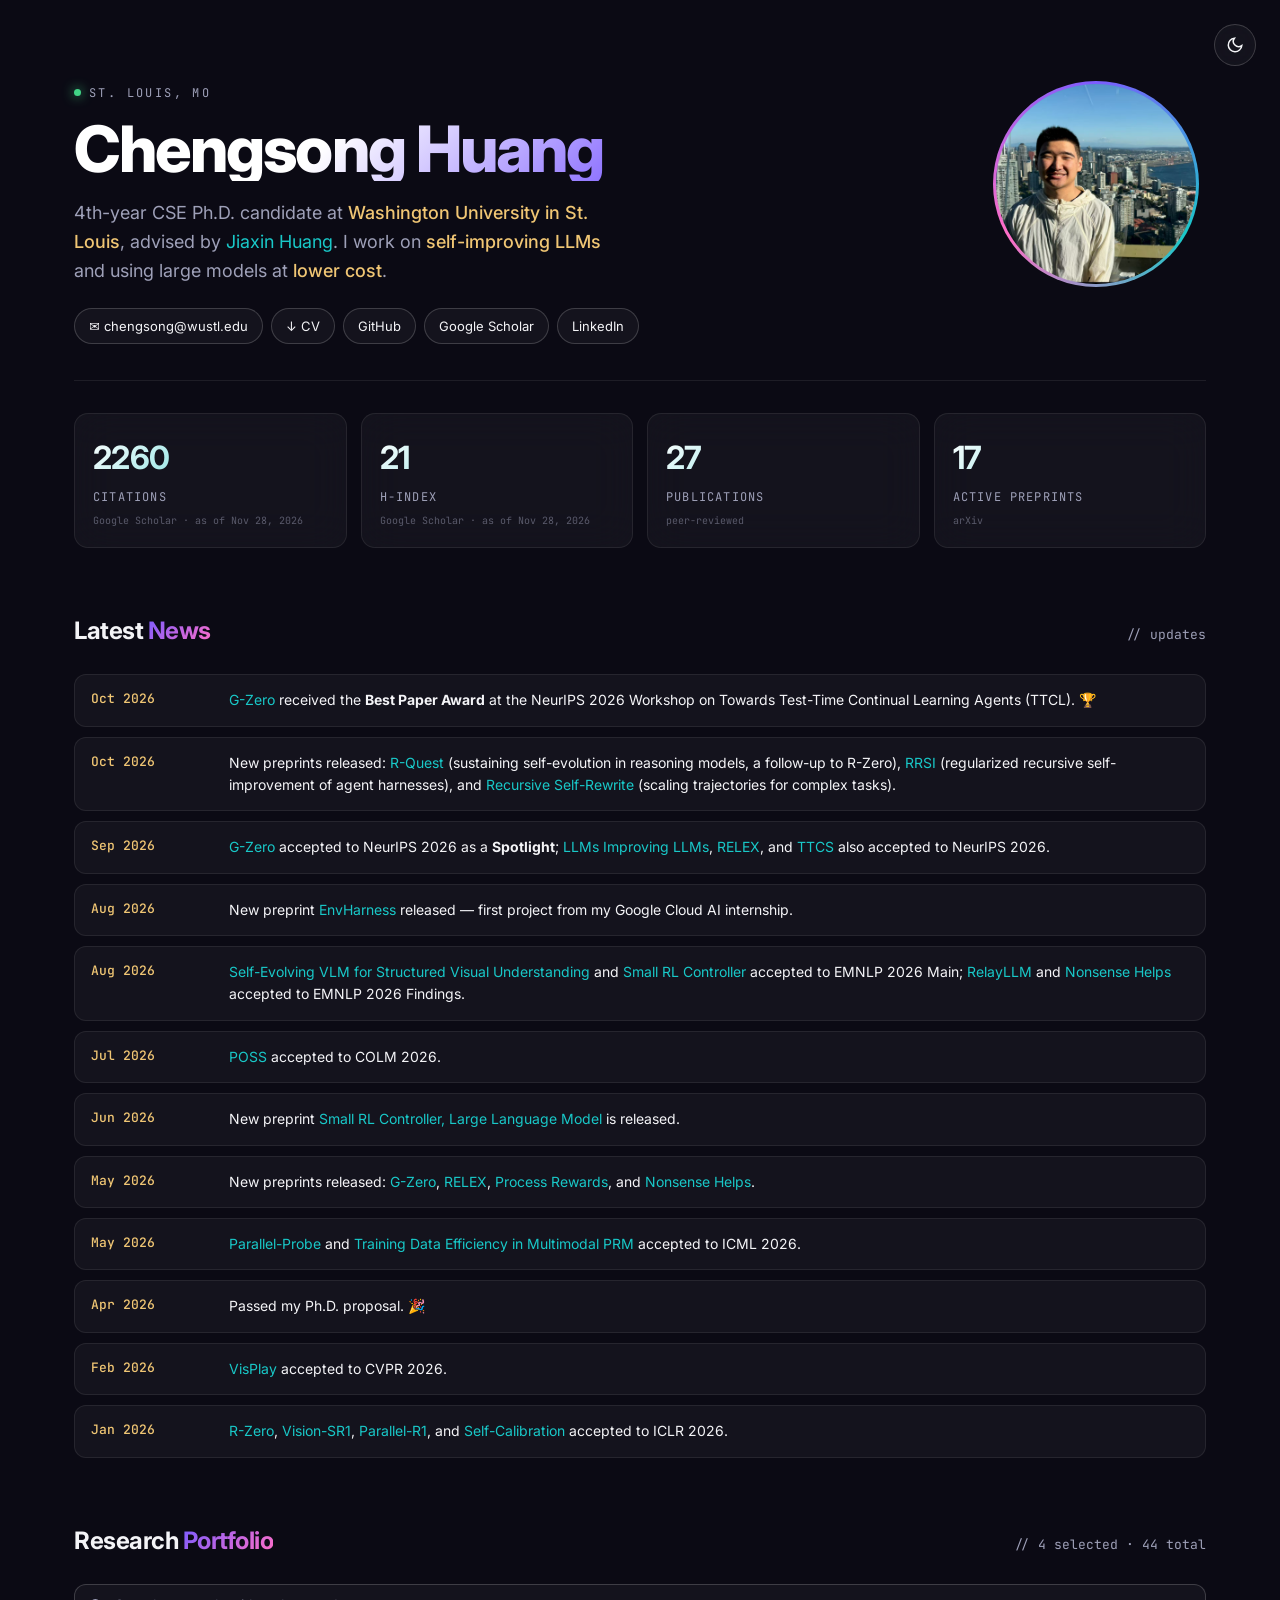
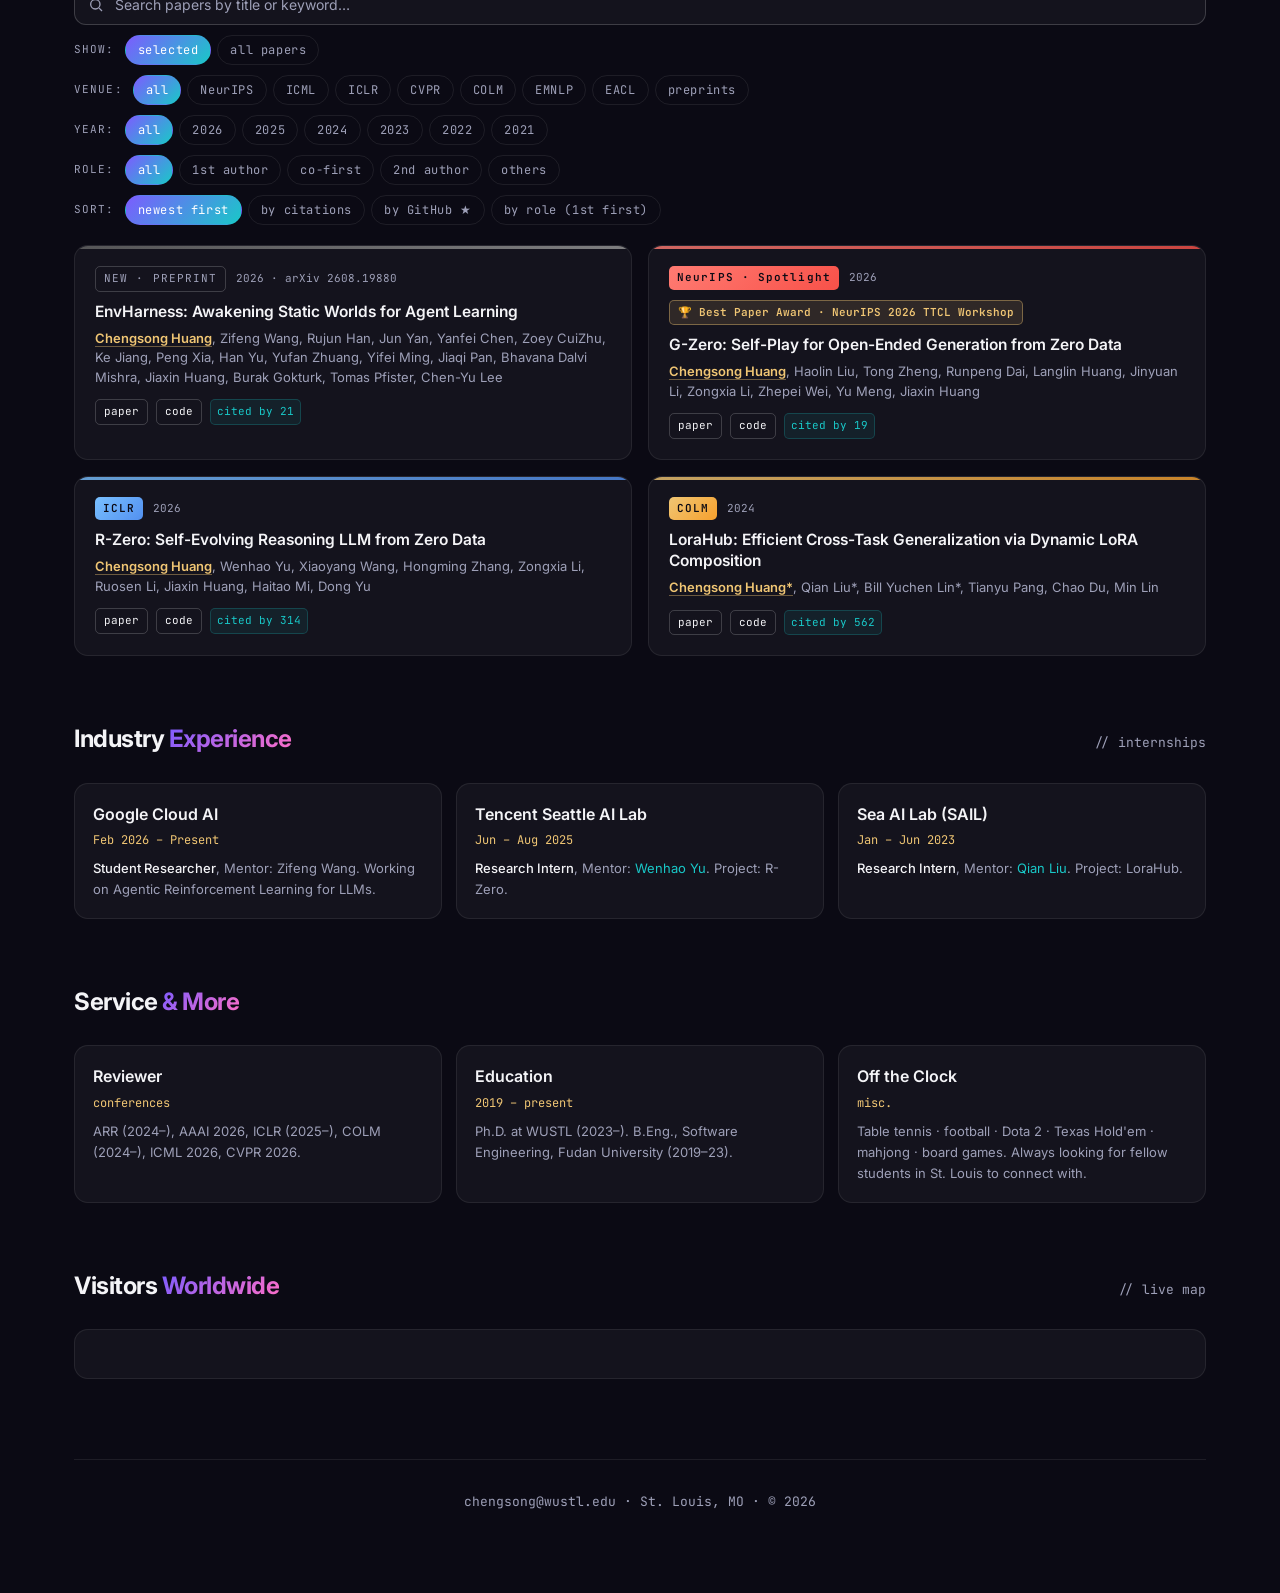
<file: index.html>
<!doctype html>
<html lang="en">
<head>
<meta charset="utf-8">
<meta name="viewport" content="width=device-width, initial-scale=1">
<title>Chengsong Huang · Research Dashboard</title>
<meta name="description" content="Chengsong Huang, CSE Ph.D. candidate at Washington University in St. Louis. Research on self-improving LLMs and cost-efficient use of large models.">
<meta name="author" content="Chengsong Huang">
<link rel="icon" type="image/png" href="./figure/photo.png">
<link rel="apple-touch-icon" href="./figure/photo.png">
<meta property="og:type" content="profile">
<meta property="og:url" content="https://chengsong-huang.github.io/">
<meta property="og:title" content="Chengsong Huang · Research Dashboard">
<meta property="og:description" content="CSE Ph.D. candidate at Washington University in St. Louis. Research on self-improving LLMs.">
<meta property="og:image" content="https://chengsong-huang.github.io/figure/photo.png">
<meta name="twitter:card" content="summary_large_image">
<meta name="twitter:title" content="Chengsong Huang · Research Dashboard">
<meta name="twitter:description" content="CSE Ph.D. candidate at Washington University in St. Louis. Research on self-improving LLMs.">
<meta name="twitter:image" content="https://chengsong-huang.github.io/figure/photo.png">
<link rel="canonical" href="https://chengsong-huang.github.io/">
<link rel="preconnect" href="https://fonts.googleapis.com">
<link rel="preconnect" href="https://fonts.gstatic.com" crossorigin>
<link href="https://fonts.googleapis.com/css2?family=Fraunces:opsz,wght@9..144,500;9..144,600;9..144,700&family=Inter:wght@300;400;500;600;700;800&family=JetBrains+Mono:wght@400;500&display=swap" rel="stylesheet">
<style>
  :root{
    --bg:#0b0a14;--surface:rgba(255,255,255,.04);--surface-2:rgba(255,255,255,.07);
    --border:rgba(255,255,255,.08);--border-strong:rgba(255,255,255,.18);
    --fg:#f4f4f7;--muted:#9ea0b8;
    --g1:#7c5cff;--g2:#19c8c8;--g3:#ff6ec7;--g4:#f0c674;
  }
  /* LIGHT THEME — colors only. Layout, typography, spacing, radii are shared with dark. */
  [data-theme="light"]{
    --bg:#faf8ff;--surface:#ffffff;--surface-2:#f9f6ff;
    --border:rgba(124,92,255,.10);--border-strong:rgba(124,92,255,.22);
    --fg:#241f4a;--muted:#8884b3;
    --p-deep:#5b3dc0;
  }
  [data-theme="light"] body::before{
    background:
      radial-gradient(circle at 15% 10%, rgba(167,139,250,.30), transparent 45%),
      radial-gradient(circle at 85% 20%, rgba(240,171,252,.25), transparent 45%),
      radial-gradient(circle at 50% 90%, rgba(124,92,255,.22), transparent 50%),
      var(--bg);
  }
  [data-theme="light"] body::after{background-image:radial-gradient(rgba(124,92,255,.06) 1px,transparent 1px)}
  [data-theme="light"] a{color:var(--p-deep)}
  [data-theme="light"] a:hover{color:var(--g1)}

  /* hero */
  [data-theme="light"] .tagline em{color:var(--p-deep)}
  [data-theme="light"] .eyebrow{color:var(--p-deep)}
  [data-theme="light"] .eyebrow .dot{background:#22c55e;box-shadow:0 0 12px #22c55e}
  [data-theme="light"] h1.name{background:linear-gradient(135deg,var(--p-deep) 0%,var(--g1) 50%,#c084fc 100%);-webkit-background-clip:text;background-clip:text;color:transparent}
  [data-theme="light"] h2{color:var(--fg)}
  [data-theme="light"] h2 .accent{color:var(--g1);background:none;-webkit-text-fill-color:initial}
  [data-theme="light"] .stat-num{background:linear-gradient(135deg,var(--p-deep),#c084fc);-webkit-background-clip:text;background-clip:text;color:transparent}
  [data-theme="light"] .exp-org{color:var(--p-deep)}
  [data-theme="light"] .exp-when,[data-theme="light"] .news-date{color:var(--p-deep)}

  /* cards */
  [data-theme="light"] .card::before{background:linear-gradient(90deg,var(--cardA,var(--g1)),var(--cardB,#c084fc))}
  [data-theme="light"] .card[data-venue="NeurIPS"]{--cardA:#f87171;--cardB:#fb7185}
  [data-theme="light"] .card[data-venue="ICML"]{--cardA:#4ade80;--cardB:#22d3ee}
  [data-theme="light"] .card[data-venue="ICLR"]{--cardA:#60a5fa;--cardB:#a78bfa}
  [data-theme="light"] .card[data-venue="CVPR"]{--cardA:#c084fc;--cardB:#f0abfc}
  [data-theme="light"] .card[data-venue="EACL"]{--cardA:#fb923c;--cardB:#f472b6}
  [data-theme="light"] .card[data-venue="COLM"]{--cardA:#facc15;--cardB:#fb923c}
  [data-theme="light"] .card[data-venue="AAAI"],[data-theme="light"] .card[data-venue="ACL"],[data-theme="light"] .card[data-venue="EMNLP"],[data-theme="light"] .card[data-venue="CIKM"]{--cardA:#94a3b8;--cardB:#cbd5e1}
  [data-theme="light"] .card[data-venue="arXiv"]{--cardA:#a78bfa;--cardB:#c084fc}
  [data-theme="light"] .venue{color:#fff;background:linear-gradient(135deg,var(--cardA,var(--g1)),var(--cardB,#c084fc))}
  [data-theme="light"] .venue.preprint{background:transparent;color:var(--muted)}
  [data-theme="light"] .card-authors{color:#3f3a6b}
  [data-theme="light"] .card-authors .me{color:var(--p-deep);border-bottom-color:rgba(91,61,192,.4)}
  [data-theme="light"] .card-links a:hover{border-color:var(--g1);background:rgba(124,92,255,.08);color:var(--g1)}

  /* filters & search */
  [data-theme="light"] .search-bar input{color:var(--fg);background:var(--surface)}
  [data-theme="light"] .search-bar input:focus{border-color:var(--g1)}
  [data-theme="light"] .search-bar svg{color:var(--p-deep)}
  [data-theme="light"] .filter{background:var(--surface)}
  [data-theme="light"] .filter:hover{color:var(--p-deep);border-color:var(--g1)}
  [data-theme="light"] .filter.active{background:linear-gradient(135deg,var(--g1),#c084fc);color:#fff}

  /* badges */
  [data-theme="light"] .stars{color:#a16207;background:linear-gradient(135deg,rgba(250,204,21,.18),rgba(251,146,60,.18));border-color:rgba(250,204,21,.4)}
  [data-theme="light"] .award{color:#a16207;background:rgba(250,204,21,.16);border-color:rgba(234,179,8,.5)}
  [data-theme="light"] .cites{color:var(--p-deep);background:rgba(124,92,255,.08);border-color:rgba(124,92,255,.22)}

  /* abstract popover */
  [data-theme="light"] .abstract-pop{background:#fff;color:var(--fg);box-shadow:0 24px 60px rgba(91,61,192,.15);border-color:var(--border-strong)}
  [data-theme="light"] .abstract-pop .pop-label{color:var(--p-deep)}
  [data-theme="light"] .abstract-pop .pop-body{color:#3f3a6b}
  [data-theme="light"] .abstract-pop .pop-body em{color:var(--p-deep)}

  .theme-toggle{position:fixed;top:24px;right:24px;width:42px;height:42px;border-radius:50%;border:1px solid var(--border-strong);background:var(--surface);color:var(--fg);cursor:pointer;display:flex;align-items:center;justify-content:center;backdrop-filter:blur(20px);z-index:40;transition:all .15s}
  .theme-toggle:hover{border-color:var(--g1);color:var(--g1);transform:scale(1.05)}
  .theme-toggle svg{width:18px;height:18px}
  .theme-toggle .sun{display:none}
  [data-theme="light"] .theme-toggle .sun{display:block}
  [data-theme="light"] .theme-toggle .moon{display:none}
  *{box-sizing:border-box}
  html,body{margin:0;padding:0;background:var(--bg);color:var(--fg);font-family:'Inter',system-ui,sans-serif;font-size:15px;line-height:1.6;-webkit-font-smoothing:antialiased;overflow-x:hidden}
  body::before{
    content:"";position:fixed;inset:0;z-index:-2;
    background:
      radial-gradient(circle at 15% 10%, rgba(124,92,255,.25), transparent 45%),
      radial-gradient(circle at 85% 20%, rgba(25,200,200,.18), transparent 45%),
      radial-gradient(circle at 50% 90%, rgba(255,110,199,.18), transparent 50%),
      var(--bg);
  }
  body::after{
    content:"";position:fixed;inset:0;z-index:-1;pointer-events:none;
    background-image:radial-gradient(rgba(255,255,255,.04) 1px,transparent 1px);
    background-size:24px 24px;mask:radial-gradient(circle at 50% 30%,black,transparent 80%);
  }
  a{color:var(--g2);text-decoration:none;transition:color .15s}
  a:hover{color:var(--g4)}

  .wrap{max-width:1180px;margin:0 auto;padding:48px 24px 80px}

  /* HERO */
  .hero{display:grid;grid-template-columns:1fr 220px;gap:48px;align-items:start;padding:36px 0 36px;border-bottom:1px solid var(--border)}
  @media(max-width:760px){.hero{grid-template-columns:1fr;text-align:center}}
  .eyebrow{font-family:'JetBrains Mono',monospace;color:var(--muted);font-size:12px;letter-spacing:.2em;text-transform:uppercase;margin-bottom:14px}
  .eyebrow .dot{display:inline-block;width:7px;height:7px;border-radius:50%;background:#41d486;margin-right:8px;vertical-align:1px;box-shadow:0 0 12px #41d486}
  h1.name{font-size:64px;line-height:1;font-weight:800;letter-spacing:-.03em;margin:0 0 18px;background:linear-gradient(135deg,#fff 30%,var(--g1) 70%,var(--g3));-webkit-background-clip:text;background-clip:text;color:transparent}
  @media(max-width:760px){h1.name{font-size:44px}}
  .tagline{color:var(--muted);font-size:18px;max-width:560px;line-height:1.6;margin:0 0 22px}
  .tagline em{color:var(--g4);font-style:normal;font-weight:500}
  .pills{display:flex;flex-wrap:wrap;gap:8px}
  .pill{display:inline-flex;align-items:center;gap:6px;padding:7px 14px;border-radius:999px;background:var(--surface);border:1px solid var(--border-strong);font-size:13px;color:var(--fg);transition:all .15s}
  .pill:hover{background:var(--surface-2);border-color:var(--g2);color:var(--g2);transform:translateY(-1px)}
  .photo-wrap{position:relative;width:200px;height:200px;margin:0 auto}
  .photo-wrap::before{content:"";position:absolute;inset:-3px;border-radius:50%;background:conic-gradient(from 0deg,var(--g1),var(--g2),var(--g3),var(--g1));animation:spin 6s linear infinite}
  .photo-wrap img{position:relative;width:100%;height:100%;border-radius:50%;object-fit:cover;background:var(--bg)}
  @keyframes spin{to{transform:rotate(360deg)}}

  /* STATS */
  .stats{display:grid;grid-template-columns:repeat(4,1fr);gap:14px;margin:32px 0 8px}
  @media(max-width:600px){.stats{grid-template-columns:repeat(2,1fr)}}
  .stat{background:var(--surface);border:1px solid var(--border);border-radius:14px;padding:18px;backdrop-filter:blur(20px)}
  .stat-num{font-size:32px;font-weight:700;background:linear-gradient(135deg,#fff,var(--g2));-webkit-background-clip:text;background-clip:text;color:transparent;letter-spacing:-.02em;min-height:38px}
  .stat-num.loading::after{content:"…";color:var(--muted);background:none;-webkit-text-fill-color:var(--muted)}
  .stat-label{color:var(--muted);font-size:12px;font-family:'JetBrains Mono',monospace;letter-spacing:.1em;text-transform:uppercase;margin-top:4px}
  .stat-source{color:var(--muted);font-size:10px;font-family:'JetBrains Mono',monospace;margin-top:6px;opacity:.5}

  /* SECTIONS */
  section{margin-top:64px}
  .sec-head{display:flex;align-items:baseline;justify-content:space-between;margin-bottom:24px;gap:16px;flex-wrap:wrap}
  h2{font-size:24px;font-weight:700;letter-spacing:-.02em;margin:0}
  h2 .accent{background:linear-gradient(135deg,var(--g1),var(--g3));-webkit-background-clip:text;background-clip:text;color:transparent}
  .sec-meta{color:var(--muted);font-size:13px;font-family:'JetBrains Mono',monospace}

  /* NEWS */
  .news{display:grid;gap:10px}
  .news-card{display:grid;grid-template-columns:120px 1fr;gap:18px;padding:14px 16px;background:var(--surface);border:1px solid var(--border);border-radius:12px;transition:all .15s}
  .news-card:hover{background:var(--surface-2);border-color:var(--border-strong)}
  .news-date{color:var(--g4);font-family:'JetBrains Mono',monospace;font-size:13px;font-weight:500}
  .news-text{font-size:14px;color:var(--fg)}

  /* CONTROLS (search + filters) */
  .controls{display:flex;flex-direction:column;gap:10px;margin-bottom:20px}
  .search-bar{position:relative}
  .search-bar input{width:100%;padding:11px 16px 11px 40px;border-radius:12px;border:1px solid var(--border-strong);background:var(--surface);color:var(--fg);font-family:inherit;font-size:14px;outline:none;transition:border-color .15s}
  .search-bar input:focus{border-color:var(--g2)}
  .search-bar input::placeholder{color:var(--muted)}
  .search-bar svg{position:absolute;left:14px;top:50%;transform:translateY(-50%);width:16px;height:16px;color:var(--muted)}
  .filters{display:flex;gap:6px;flex-wrap:wrap}
  .filter-group{display:flex;gap:6px;flex-wrap:wrap;align-items:center}
  .filter-group .label{font-family:'JetBrains Mono',monospace;font-size:11px;color:var(--muted);letter-spacing:.1em;text-transform:uppercase;margin-right:4px}
  .filter{padding:6px 12px;border-radius:999px;border:1px solid var(--border);background:transparent;color:var(--muted);font-size:12px;cursor:pointer;font-family:'JetBrains Mono',monospace;letter-spacing:.05em;transition:all .15s}
  .filter:hover{color:var(--fg);border-color:var(--border-strong)}
  .filter.active{background:linear-gradient(135deg,var(--g1),var(--g2));border-color:transparent;color:#fff}

  /* PAPERS GRID */
  .grid{display:grid;grid-template-columns:repeat(auto-fill,minmax(420px,1fr));gap:16px}
  @media(max-width:600px){.grid{grid-template-columns:1fr}}
  .card{position:relative;background:var(--surface);border:1px solid var(--border);border-radius:14px;padding:20px;transition:all .2s;overflow:hidden;cursor:default}
  .card:hover{transform:translateY(-2px);border-color:var(--border-strong);background:var(--surface-2)}
  .card::before{content:"";position:absolute;top:0;left:0;height:3px;width:100%;background:linear-gradient(90deg,var(--card-c1,var(--g1)),var(--card-c2,var(--g2)));opacity:.8}
  .card[data-venue="NeurIPS"]{--card-c1:#ff7b72;--card-c2:#f85149}
  .card[data-venue="ICML"]{--card-c1:#7ee787;--card-c2:#41d486}
  .card[data-venue="ICLR"]{--card-c1:#79c0ff;--card-c2:#5290f0}
  .card[data-venue="CVPR"]{--card-c1:#d2a8ff;--card-c2:#b67fff}
  .card[data-venue="EACL"]{--card-c1:#ffa657;--card-c2:#ff7b56}
  .card[data-venue="COLM"]{--card-c1:#f0c674;--card-c2:#f6a02d}
  .card[data-venue="AAAI"],.card[data-venue="ACL"],.card[data-venue="EMNLP"],.card[data-venue="CIKM"]{--card-c1:#8b949e;--card-c2:#6e7681}
  .card[data-venue="arXiv"]{--card-c1:#666;--card-c2:#999}
  .card.hidden{display:none}
  .card-row{display:flex;align-items:center;gap:10px;margin-bottom:10px;flex-wrap:wrap}
  .venue{font-family:'JetBrains Mono',monospace;font-size:11px;font-weight:600;letter-spacing:.1em;padding:3px 8px;border-radius:5px;background:linear-gradient(135deg,var(--card-c1,var(--g1)),var(--card-c2,var(--g2)));color:#0b0a14}
  .venue.preprint{background:transparent;border:1px solid var(--border-strong);color:var(--muted);font-weight:400}
  .year{color:var(--muted);font-family:'JetBrains Mono',monospace;font-size:11px}
  .card-title{font-weight:600;font-size:15.5px;line-height:1.35;margin-bottom:6px;color:var(--fg)}
  .card-authors{color:var(--muted);font-size:13px;line-height:1.5;margin-bottom:12px}
  .card-authors .me{color:var(--g4);font-weight:600;border-bottom:1px solid rgba(240,198,116,.4)}
  .card-links{display:flex;gap:8px;align-items:center;flex-wrap:wrap}
  .card-links a{font-family:'JetBrains Mono',monospace;font-size:11px;padding:3px 8px;border:1px solid var(--border-strong);border-radius:5px;color:var(--fg)}
  .card-links a:hover{border-color:var(--g2);background:rgba(25,200,200,.1);color:var(--g2)}
  .stars{font-family:'JetBrains Mono',monospace;font-size:11px;color:var(--g4);display:inline-flex;align-items:center;gap:3px;padding:3px 6px;background:rgba(240,198,116,.08);border:1px solid rgba(240,198,116,.18);border-radius:5px}
  .stars.hidden{display:none}
  .award{font-family:'JetBrains Mono',monospace;font-size:11px;font-weight:600;color:var(--g4);padding:3px 8px;background:rgba(240,198,116,.12);border:1px solid rgba(240,198,116,.4);border-radius:5px}
  .cites{font-family:'JetBrains Mono',monospace;font-size:11px;color:var(--g2);display:inline-flex;align-items:center;gap:3px;padding:3px 6px;background:rgba(25,200,200,.08);border:1px solid rgba(25,200,200,.22);border-radius:5px}

  /* ABSTRACT TOOLTIP */
  .abstract-pop{position:fixed;max-width:480px;background:#13121f;border:1px solid var(--border-strong);border-radius:12px;padding:16px;color:var(--fg);font-size:13.5px;line-height:1.55;z-index:50;box-shadow:0 24px 60px rgba(0,0,0,.6);display:none;backdrop-filter:blur(20px)}
  .abstract-pop.show{display:block;animation:popin .15s ease}
  @keyframes popin{from{opacity:0;transform:translateY(4px)}to{opacity:1;transform:none}}
  .abstract-pop .pop-label{font-family:'JetBrains Mono',monospace;font-size:10px;color:var(--g2);letter-spacing:.15em;text-transform:uppercase;margin-bottom:8px}
  .abstract-pop .pop-body{color:var(--muted)}
  .abstract-pop .pop-body em{color:var(--g4);font-style:normal}

  .empty{padding:40px;text-align:center;color:var(--muted);font-size:14px;border:1px dashed var(--border);border-radius:14px}

  /* EXP */
  .exp{display:grid;grid-template-columns:repeat(auto-fit,minmax(280px,1fr));gap:14px}
  .exp-card{background:var(--surface);border:1px solid var(--border);border-radius:14px;padding:18px;transition:all .15s}
  .exp-card:hover{border-color:var(--border-strong);background:var(--surface-2)}
  .exp-org{font-weight:600;font-size:16px;margin-bottom:4px}
  .exp-when{color:var(--g4);font-family:'JetBrains Mono',monospace;font-size:12px;margin-bottom:8px}
  .exp-desc{color:var(--muted);font-size:13px}
  .exp-desc strong{color:var(--fg);font-weight:500}

  /* MAP */
  .map-wrap{background:var(--surface);border:1px solid var(--border);border-radius:14px;padding:24px;text-align:center}
  .map-wrap img{max-width:100%;height:auto}
  .map-help{color:var(--muted);font-size:12px;font-family:'JetBrains Mono',monospace;margin-top:14px}

  /* FOOTER */
  footer{margin-top:80px;padding-top:32px;border-top:1px solid var(--border);text-align:center;color:var(--muted);font-size:13px;font-family:'JetBrains Mono',monospace}
</style>
</head>
<body>
<button class="theme-toggle" id="theme-toggle" aria-label="Toggle theme">
  <svg class="moon" viewBox="0 0 24 24" fill="none" stroke="currentColor" stroke-width="2"><path d="M21 12.79A9 9 0 1111.21 3 7 7 0 0021 12.79z"/></svg>
  <svg class="sun" viewBox="0 0 24 24" fill="none" stroke="currentColor" stroke-width="2" stroke-linecap="round"><circle cx="12" cy="12" r="5"/><path d="M12 1v2M12 21v2M4.22 4.22l1.42 1.42M18.36 18.36l1.42 1.42M1 12h2M21 12h2M4.22 19.78l1.42-1.42M18.36 5.64l1.42-1.42"/></svg>
</button>
<div class="wrap">

  <!-- HERO -->
  <header class="hero">
    <div>
      <div class="eyebrow"><span class="dot"></span>St. Louis, MO</div>
      <h1 class="name">Chengsong Huang</h1>
      <p class="tagline">4th-year CSE Ph.D. candidate at <em>Washington University in St. Louis</em>, advised by <a href="https://teapot123.github.io/">Jiaxin Huang</a>. I work on <em>self-improving LLMs</em> and using large models at <em>lower cost</em>.</p>
      <div class="pills">
        <a class="pill" href="mailto:chengsong@wustl.edu">✉ chengsong@wustl.edu</a>
        <a class="pill" href="./file/CV-Chengsong.pdf">↓ CV</a>
        <a class="pill" href="https://github.com/Chengsong-Huang">GitHub</a>
        <a class="pill" href="https://scholar.google.com/citations?hl=en&user=A7gPbV8AAAAJ">Google Scholar</a>
        <a class="pill" href="https://www.linkedin.com/in/chengsong-huang-367841288/">LinkedIn</a>
      </div>
    </div>
    <div class="photo-wrap"><img src="./figure/photo.png" alt="Chengsong Huang"></div>
  </header>

  <!-- STATS (auto-updated) -->
  <div class="stats">
    <div class="stat"><div class="stat-num" id="stat-citations">2260</div><div class="stat-label">Citations</div><div class="stat-source">Google Scholar &middot; as of Nov 28, 2026</div></div>
    <div class="stat"><div class="stat-num" id="stat-hindex">21</div><div class="stat-label">h-index</div><div class="stat-source">Google Scholar &middot; as of Nov 28, 2026</div></div>
    <div class="stat"><div class="stat-num" id="stat-pubs">27</div><div class="stat-label">Publications</div><div class="stat-source">peer-reviewed</div></div>
    <div class="stat"><div class="stat-num" id="stat-preprints">17</div><div class="stat-label">Active Preprints</div><div class="stat-source">arXiv</div></div>
  </div>

  <!-- NEWS -->
  <section>
    <div class="sec-head"><h2>Latest <span class="accent">News</span></h2><span class="sec-meta">// updates</span></div>
    <div class="news">
      <div class="news-card"><div class="news-date">Oct 2026</div><div class="news-text"><a href="https://arxiv.org/abs/2605.09959">G-Zero</a> received the <strong>Best Paper Award</strong> at the NeurIPS 2026 Workshop on Towards Test-Time Continual Learning Agents (TTCL). 🏆</div></div>
      <div class="news-card"><div class="news-date">Oct 2026</div><div class="news-text">New preprints released: <a href="https://arxiv.org/abs/2610.04299">R-Quest</a> (sustaining self-evolution in reasoning models, a follow-up to R-Zero), <a href="https://arxiv.org/abs/2609.24972">RRSI</a> (regularized recursive self-improvement of agent harnesses), and <a href="https://arxiv.org/abs/2610.02826">Recursive Self-Rewrite</a> (scaling trajectories for complex tasks).</div></div>
      <div class="news-card"><div class="news-date">Sep 2026</div><div class="news-text"><a href="https://arxiv.org/abs/2605.09959">G-Zero</a> accepted to NeurIPS 2026 as a <strong>Spotlight</strong>; <a href="https://arxiv.org/abs/2605.08083">LLMs Improving LLMs</a>, <a href="https://arxiv.org/abs/2605.21468">RELEX</a>, and <a href="https://arxiv.org/abs/2601.22628">TTCS</a> also accepted to NeurIPS 2026.</div></div>
      <div class="news-card"><div class="news-date">Aug 2026</div><div class="news-text">New preprint <a href="https://arxiv.org/abs/2608.19880">EnvHarness</a> released — first project from my Google Cloud AI internship.</div></div>
      <div class="news-card"><div class="news-date">Aug 2026</div><div class="news-text"><a href="https://arxiv.org/abs/2603.09206">Self-Evolving VLM for Structured Visual Understanding</a> and <a href="https://arxiv.org/abs/2606.03102">Small RL Controller</a> accepted to EMNLP 2026 Main; <a href="https://arxiv.org/abs/2601.05167">RelayLLM</a> and <a href="https://arxiv.org/abs/2605.05566">Nonsense Helps</a> accepted to EMNLP 2026 Findings.</div></div>
      <div class="news-card"><div class="news-date">Jul 2026</div><div class="news-text"><a href="https://arxiv.org/abs/2506.03566">POSS</a> accepted to COLM 2026.</div></div>
      <div class="news-card"><div class="news-date">Jun 2026</div><div class="news-text">New preprint <a href="https://arxiv.org/abs/2606.03102">Small RL Controller, Large Language Model</a> is released.</div></div>
      <div class="news-card"><div class="news-date">May 2026</div><div class="news-text">New preprints released: <a href="https://arxiv.org/abs/2605.09959">G-Zero</a>, <a href="https://arxiv.org/abs/2605.21468">RELEX</a>, <a href="https://arxiv.org/abs/2605.15529">Process Rewards</a>, and <a href="https://arxiv.org/abs/2605.05566">Nonsense Helps</a>.</div></div>
      <div class="news-card"><div class="news-date">May 2026</div><div class="news-text"><a href="https://arxiv.org/abs/2602.03845">Parallel-Probe</a> and <a href="https://arxiv.org/abs/2602.04145">Training Data Efficiency in Multimodal PRM</a> accepted to ICML 2026.</div></div>
      <div class="news-card"><div class="news-date">Apr 2026</div><div class="news-text">Passed my Ph.D. proposal. 🎉</div></div>
      <div class="news-card"><div class="news-date">Feb 2026</div><div class="news-text"><a href="https://arxiv.org/abs/2511.15661">VisPlay</a> accepted to CVPR 2026.</div></div>
      <div class="news-card"><div class="news-date">Jan 2026</div><div class="news-text"><a href="https://arxiv.org/abs/2508.05004">R-Zero</a>, <a href="https://arxiv.org/abs/2508.19652">Vision-SR1</a>, <a href="https://arxiv.org/abs/2509.07980">Parallel-R1</a>, and <a href="https://arxiv.org/abs/2503.00031">Self-Calibration</a> accepted to ICLR 2026.</div></div>
    </div>
  </section>

  <!-- RESEARCH -->
  <section>
    <div class="sec-head"><h2>Research <span class="accent">Portfolio</span></h2><span class="sec-meta" id="result-count">// 4 selected · 44 total</span></div>

    <div class="controls">
      <div class="search-bar">
        <svg viewBox="0 0 24 24" fill="none" stroke="currentColor" stroke-width="2"><circle cx="11" cy="11" r="7"/><path d="m21 21-4.3-4.3"/></svg>
        <input id="search" type="text" placeholder="Search papers by title or keyword…">
      </div>
      <div class="filter-group"><span class="label">Show:</span>
        <button class="filter active" data-view="selected">selected</button>
        <button class="filter" data-view="all">all papers</button>
      </div>
      <div class="filter-group"><span class="label">Venue:</span>
        <button class="filter active" data-fk="venue" data-fv="all">all</button>
        <button class="filter" data-fk="venue" data-fv="NeurIPS">NeurIPS</button>
        <button class="filter" data-fk="venue" data-fv="ICML">ICML</button>
        <button class="filter" data-fk="venue" data-fv="ICLR">ICLR</button>
        <button class="filter" data-fk="venue" data-fv="CVPR">CVPR</button>
        <button class="filter" data-fk="venue" data-fv="COLM">COLM</button>
        <button class="filter" data-fk="venue" data-fv="EMNLP">EMNLP</button>
        <button class="filter" data-fk="venue" data-fv="EACL">EACL</button>
        <button class="filter" data-fk="venue" data-fv="arXiv">preprints</button>
      </div>
      <div class="filter-group"><span class="label">Year:</span>
        <button class="filter active" data-fk="year" data-fv="all">all</button>
        <button class="filter" data-fk="year" data-fv="2026">2026</button>
        <button class="filter" data-fk="year" data-fv="2025">2025</button>
        <button class="filter" data-fk="year" data-fv="2024">2024</button>
        <button class="filter" data-fk="year" data-fv="2023">2023</button>
        <button class="filter" data-fk="year" data-fv="2022">2022</button>
        <button class="filter" data-fk="year" data-fv="2021">2021</button>
      </div>
      <div class="filter-group"><span class="label">Role:</span>
        <button class="filter active" data-fk="position" data-fv="all">all</button>
        <button class="filter" data-fk="position" data-fv="first">1st author</button>
        <button class="filter" data-fk="position" data-fv="co-first">co-first</button>
        <button class="filter" data-fk="position" data-fv="second">2nd author</button>
        <button class="filter" data-fk="position" data-fv="other">others</button>
      </div>
      <div class="filter-group"><span class="label">Sort:</span>
        <button class="filter active" data-sort="newest">newest first</button>
        <button class="filter" data-sort="citations">by citations</button>
        <button class="filter" data-sort="stars">by GitHub ★</button>
        <button class="filter" data-sort="role">by role (1st first)</button>
      </div>
    </div>

    <div class="grid" id="grid">
      <!-- PINNED / NEW -->
      <div class="card" data-citations="1" data-venue="arXiv" data-year="2026" data-arxiv="2610.13395"><div class="card-row"><span class="venue preprint">NEW · PREPRINT</span><span class="year">2026 · arXiv 2610.13395</span></div><div class="card-title">ProgramGym: Scaling Training Environments for Long-Horizon Program Reproduction Agents</div><div class="card-authors">Chengyi Yang, Renxu Bao, Jue Hou, Zongpei Teng, Ziheng Wang, Yujie Lin, <span class="me">Chengsong Huang</span>, Junnan Zhu, Delai Qiu, Yining Wang, Shengping Liu, Fei Long, Jinsong Su</div><div class="card-links"><a href="https://arxiv.org/abs/2610.13395">paper</a><a href="https://programgym.github.io/">project</a></div></div>
      <div class="card" data-citations="1" data-venue="arXiv" data-year="2026" data-arxiv="2610.14146" data-keywords="LHTB"><div class="card-row"><span class="venue preprint">NEW · PREPRINT</span><span class="year">2026 · arXiv 2610.14146</span></div><div class="card-title">Long-Horizon-Terminal-Bench 2.0: Automating Diverse Task Construction and Measuring Sustained Agent Progress</div><div class="card-authors">Zongxia Li, Zhongzhi Li, Yucheng Shi, Ruhan Wang, Junyao Yang, <span class="me">Chengsong Huang</span>, Zhichao Liu, Xiyang Wu, Anhao Li, Yue Yu, Ergan Shang, Fuxiao Liu, Tong Zheng, Ninghao Liu, Lichao Sun, Haitao Mi, Leowei Liang</div><div class="card-links"><a href="https://arxiv.org/abs/2610.14146">paper</a><a href="https://zli12321.github.io/LHTB/">project</a><a href="https://github.com/zli12321/LHTB">code</a></div></div>
      <div class="card" data-citations="1" data-venue="arXiv" data-year="2026" data-arxiv="2610.04299" data-keywords="R-Quest"><div class="card-row"><span class="venue preprint">NEW · PREPRINT</span><span class="year">2026 · arXiv 2610.04299</span></div><div class="card-title">Questioning the Questions: Sustaining Self-Evolution in Reasoning Models</div><div class="card-authors">Jinyuan Li, <span class="me">Chengsong Huang</span>, Langlin Huang, Donghong Cai, Shiping Gao, Yuyi Yang, Jiaxin Huang</div><div class="card-links"><a href="https://arxiv.org/abs/2610.04299">paper</a></div></div>
      <div class="card" data-citations="0" data-venue="arXiv" data-year="2026" data-arxiv="2610.02826"><div class="card-row"><span class="venue preprint">NEW · PREPRINT</span><span class="year">2026 · arXiv 2610.02826</span></div><div class="card-title">Scaling Trajectories for Complex Tasks through Recursive Self-Rewrite</div><div class="card-authors">Zongxia Li, Yucheng Shi, Zhongzhi Li, Junyao Yang, Ruhan Wang, <span class="me">Chengsong Huang</span>, Fuxiao Liu, Haitao Mi, Jordan Boyd-Graber, Leowei Liang</div><div class="card-links"><a href="https://arxiv.org/abs/2610.02826">paper</a><a href="https://huggingface.co/IntelligenceLab/RSR-27B">model</a></div></div>
      <div class="card" data-citations="56" data-venue="arXiv" data-year="2026" data-arxiv="2609.24972"><div class="card-row"><span class="venue preprint">NEW · PREPRINT</span><span class="year">2026 · arXiv 2609.24972</span></div><div class="card-title">RRSI: Regularized Recursive Self-Improvement of Agent Harnesses</div><div class="card-authors">Peng Xia, Rujun Han, Zifeng Wang, Yanfei Chen, Yufan Zhuang, Yoonho Lee, <span class="me">Chengsong Huang</span>, Han Yu, Zhongying CuiZhu, Yifei Ming, Huaxiu Yao, Burak Gokturk, Tomas Pfister, Chen-Yu Lee</div><div class="card-links"><a href="https://arxiv.org/abs/2609.24972">paper</a></div></div>
      <div class="card" data-citations="21" data-venue="arXiv" data-year="2026" data-arxiv="2608.19880" data-selected><div class="card-row"><span class="venue preprint">NEW · PREPRINT</span><span class="year">2026 · arXiv 2608.19880</span></div><div class="card-title">EnvHarness: Awakening Static Worlds for Agent Learning</div><div class="card-authors"><span class="me">Chengsong Huang</span>, Zifeng Wang, Rujun Han, Jun Yan, Yanfei Chen, Zoey CuiZhu, Ke Jiang, Peng Xia, Han Yu, Yufan Zhuang, Yifei Ming, Jiaqi Pan, Bhavana Dalvi Mishra, Jiaxin Huang, Burak Gokturk, Tomas Pfister, Chen-Yu Lee</div><div class="card-links"><a href="https://arxiv.org/abs/2608.19880">paper</a><a href="https://github.com/google-research/envharness">code</a></div></div>

      <!-- PUBLICATIONS -->
      <div class="card" data-citations="19" data-venue="NeurIPS" data-year="2026" data-arxiv="2605.09959" data-selected><div class="card-row"><span class="venue">NeurIPS · Spotlight</span><span class="year">2026</span><span class="award">🏆 Best Paper Award · NeurIPS 2026 TTCL Workshop</span></div><div class="card-title">G-Zero: Self-Play for Open-Ended Generation from Zero Data</div><div class="card-authors"><span class="me">Chengsong Huang</span>, Haolin Liu, Tong Zheng, Runpeng Dai, Langlin Huang, Jinyuan Li, Zongxia Li, Zhepei Wei, Yu Meng, Jiaxin Huang</div><div class="card-links"><a href="https://arxiv.org/abs/2605.09959">paper</a><a href="https://github.com/Chengsong-Huang/G-Zero">code</a></div></div>
      <div class="card" data-citations="12" data-venue="NeurIPS" data-year="2026" data-arxiv="2605.08083"><div class="card-row"><span class="venue">NeurIPS</span><span class="year">2026</span></div><div class="card-title">LLMs Improving LLMs: Agentic Discovery for Test-Time Scaling</div><div class="card-authors">Tong Zheng, Haolin Liu, <span class="me">Chengsong Huang</span>, Huiwen Bao, Sheng Zhang, Rui Liu, Runpeng Dai, Ruibo Chen, Chenxi Liu, Tianyi Xiong, Xidong Wu, Hongming Zhang, Heng Huang</div><div class="card-links"><a href="https://arxiv.org/abs/2605.08083">paper</a><a href="https://github.com/zhengkid/AutoTTS">code</a></div></div>
      <div class="card" data-citations="4" data-venue="NeurIPS" data-year="2026" data-arxiv="2605.21468" data-keywords="RELEX"><div class="card-row"><span class="venue">NeurIPS</span><span class="year">2026</span></div><div class="card-title">You Only Need Minimal RLVR Training: Extrapolating LLMs via Rank-1 Trajectories</div><div class="card-authors">Zhepei Wei, Xinyu Zhu, Wei-Lin Chen, <span class="me">Chengsong Huang</span>, Jiaxin Huang, Yu Meng</div><div class="card-links"><a href="https://arxiv.org/abs/2605.21468">paper</a><a href="https://github.com/weizhepei/RELEX">code</a></div></div>
      <div class="card" data-citations="27" data-venue="NeurIPS" data-year="2026" data-arxiv="2601.22628"><div class="card-row"><span class="venue">NeurIPS</span><span class="year">2026</span></div><div class="card-title">TTCS: Test-Time Curriculum Synthesis for Self-Evolving</div><div class="card-authors">Chengyi Yang, Zhishang Xiang, Yunbo Tang, Zongpei Teng, <span class="me">Chengsong Huang</span>, Fei Long, Yuhan Liu, Jinsong Su</div><div class="card-links"><a href="https://arxiv.org/abs/2601.22628">paper</a><a href="https://github.com/XMUDeepLIT/TTCS">code</a></div></div>
      <div class="card" data-citations="20" data-venue="ICML" data-year="2026" data-arxiv="2602.03845"><div class="card-row"><span class="venue">ICML</span><span class="year">2026</span></div><div class="card-title">Parallel-Probe: Towards Efficient Parallel Thinking via 2D Probing</div><div class="card-authors">Tong Zheng*, <span class="me">Chengsong Huang*</span>, Runpeng Dai*, Yun He, Rui Liu, Xin Ni, Huiwen Bao, Kaishen Wang, Hongtu Zhu, Jiaxin Huang, Furong Huang, Heng Huang</div><div class="card-links"><a href="https://arxiv.org/abs/2602.03845">paper</a><a href="https://github.com/zhengkid/Parallel-Probe">code</a></div></div>
      <div class="card" data-citations="2" data-venue="ICML" data-year="2026" data-arxiv="2602.04145"><div class="card-row"><span class="venue">ICML</span><span class="year">2026</span></div><div class="card-title">Training Data Efficiency in Multimodal Process Reward Models</div><div class="card-authors">Jinyuan Li, <span class="me">Chengsong Huang</span>, Langlin Huang, Shaoyang Xu, Haolin Liu, Wenxuan Zhang, Jiaxin Huang</div><div class="card-links"><a href="https://arxiv.org/abs/2602.04145">paper</a><a href="https://github.com/JinYuanLi0012/Balanced-Info-MPRM">code</a></div></div>
      <div class="card" data-citations="314" data-venue="ICLR" data-year="2026" data-arxiv="2508.05004" data-selected><div class="card-row"><span class="venue">ICLR</span><span class="year">2026</span></div><div class="card-title">R-Zero: Self-Evolving Reasoning LLM from Zero Data</div><div class="card-authors"><span class="me">Chengsong Huang</span>, Wenhao Yu, Xiaoyang Wang, Hongming Zhang, Zongxia Li, Ruosen Li, Jiaxin Huang, Haitao Mi, Dong Yu</div><div class="card-links"><a href="https://arxiv.org/abs/2508.05004">paper</a><a href="https://github.com/Chengsong-Huang/R-Zero">code</a></div></div>
      <div class="card" data-citations="100" data-venue="ICLR" data-year="2026" data-arxiv="2503.00031"><div class="card-row"><span class="venue">ICLR</span><span class="year">2026</span></div><div class="card-title">Efficient Test-Time Scaling via Self-Calibration</div><div class="card-authors"><span class="me">Chengsong Huang</span>, Langlin Huang, Jixuan Leng, Jiacheng Liu, Jiaxin Huang</div><div class="card-links"><a href="https://arxiv.org/abs/2503.00031">paper</a><a href="https://github.com/Chengsong-Huang/Self-Calibration">code</a></div></div>
      <div class="card" data-citations="83" data-venue="ICLR" data-year="2026" data-arxiv="2509.07980"><div class="card-row"><span class="venue">ICLR</span><span class="year">2026</span></div><div class="card-title">Parallel-R1: Towards Parallel Thinking via Reinforcement Learning</div><div class="card-authors">Tong Zheng, Hongming Zhang, Wenhao Yu, Xiaoyang Wang, Runpeng Dai, Rui Liu, Huiwen Bao, <span class="me">Chengsong Huang</span>, Heng Huang, Dong Yu</div><div class="card-links"><a href="https://arxiv.org/abs/2509.07980">paper</a><a href="https://github.com/zhengkid/Parallel-R1">code</a></div></div>
      <div class="card" data-citations="139" data-venue="ICLR" data-year="2026" data-arxiv="2508.19652"><div class="card-row"><span class="venue">ICLR</span><span class="year">2026</span></div><div class="card-title">Self-Rewarding Vision-Language Model via Reasoning Decomposition</div><div class="card-authors">Zongxia Li, Wenhao Yu, <span class="me">Chengsong Huang</span>, Zhenwen Liang, Rui Liu, Fuxiao Liu, Jingxi Che, Dian Yu, Jordan Boyd-Graber, Haitao Mi, Dong Yu</div><div class="card-links"><a href="https://arxiv.org/abs/2508.19652">paper</a><a href="https://github.com/zli12321/Vision-SR1">code</a></div></div>
      <div class="card" data-citations="72" data-venue="CVPR" data-year="2026" data-arxiv="2511.15661"><div class="card-row"><span class="venue">CVPR</span><span class="year">2026</span></div><div class="card-title">VisPlay: Self-Evolving Vision-Language Models from Images</div><div class="card-authors">Yicheng He*, <span class="me">Chengsong Huang*</span>, Zongxia Li*, Jiaxin Huang, Yonghui Yang</div><div class="card-links"><a href="https://arxiv.org/abs/2511.15661">paper</a><a href="https://github.com/bruno686/VisPlay">code</a></div></div>
      <div class="card" data-citations="5" data-venue="Workshop" data-year="2026"><div class="card-row"><span class="venue">WORKSHOP</span><span class="year">2026 · Joint Audio-Video Gen.</span></div><div class="card-title">Multimodal Video Generation Models with Audio: Present and Future</div><div class="card-authors">Zongxia Li, Hongyang Du, Dawei Liu, Xiyang Wu, Lantao Yu, Jingxi Chen, Fuxiao Liu, Xiaomin Wu, Jing Xie, <span class="me">Chengsong Huang</span>, Yicheng He, Guangyao Shi</div><div class="card-links"><a href="https://openreview.net/forum?id=8i5vInabkm">paper</a></div></div>
      <div class="card" data-citations="26" data-venue="EMNLP" data-year="2026" data-arxiv="2603.09206"><div class="card-row"><span class="venue">EMNLP</span><span class="year">2026</span></div><div class="card-title">Self-Evolving Vision Language Models for Structured Visual Understanding</div><div class="card-authors">Zongxia Li, Hongyang Du, <span class="me">Chengsong Huang</span>, Lantao Yu, Zhichao Liu, Xiyang Wu, Yicheng He, Jing Xie, Xiaomin Wu, Jiarui Zhang, Fuxiao Liu</div><div class="card-links"><a href="https://arxiv.org/abs/2603.09206">paper</a><a href="https://github.com/zli12321/MM-Zero">code</a></div></div>
      <div class="card" data-citations="2" data-venue="EMNLP" data-year="2026" data-arxiv="2606.03102"><div class="card-row"><span class="venue">EMNLP</span><span class="year">2026</span></div><div class="card-title">Small RL Controller, Large Language Model: RL-Guided Adaptive Sampling for Test-Time Scaling</div><div class="card-authors">Runpeng Dai, Tong Zheng, Rui Liu, <span class="me">Chengsong Huang</span>, Hongtu Zhu</div><div class="card-links"><a href="https://arxiv.org/abs/2606.03102">paper</a><a href="https://github.com/RunpengDai/RL-Guided-Adaptive-Sampling">code</a></div></div>
      <div class="card" data-citations="9" data-venue="EMNLP" data-year="2026" data-arxiv="2601.05167"><div class="card-row"><span class="venue">EMNLP-F</span><span class="year">2026</span></div><div class="card-title">RelayLLM: Efficient Reasoning via Collaborative Decoding</div><div class="card-authors"><span class="me">Chengsong Huang</span>, Tong Zheng, Langlin Huang, Jinyuan Li, Haolin Liu, Jiaxin Huang</div><div class="card-links"><a href="https://arxiv.org/abs/2601.05167v1">paper</a><a href="https://github.com/Chengsong-Huang/RelayLLM">code</a></div></div>
      <div class="card" data-citations="2" data-venue="EMNLP" data-year="2026" data-arxiv="2605.05566"><div class="card-row"><span class="venue">EMNLP-F</span><span class="year">2026</span></div><div class="card-title">Nonsense Helps: Prompt Space Perturbation Broadens Reasoning Exploration</div><div class="card-authors">Langlin Huang, <span class="me">Chengsong Huang</span>, Jinyuan Li, Donghong Cai, Yuyi Yang, Jiaxin Huang</div><div class="card-links"><a href="https://arxiv.org/abs/2605.05566">paper</a><a href="https://github.com/shrango/LoPE">code</a></div></div>
      <div class="card" data-citations="16" data-venue="EACL" data-year="2026" data-arxiv="2410.10074"><div class="card-row"><span class="venue">EACL</span><span class="year">2026</span></div><div class="card-title">Divide, Reweight, and Conquer: A Logit Arithmetic Approach for In-Context Learning</div><div class="card-authors"><span class="me">Chengsong Huang</span>, Langlin Huang, Jiaxin Huang</div><div class="card-links"><a href="https://arxiv.org/pdf/2410.10074.pdf">paper</a><a href="https://github.com/Chengsong-Huang/LARA">code</a></div></div>
      <div class="card" data-citations="4" data-venue="COLM" data-year="2026" data-arxiv="2506.03566"><div class="card-row"><span class="venue">COLM</span><span class="year">2026</span></div><div class="card-title">POSS: Position Specialist Generates Better Draft for Speculative Decoding</div><div class="card-authors">Langlin Huang, <span class="me">Chengsong Huang</span>, Jixuan Leng, Di Huang, Jiaxin Huang</div><div class="card-links"><a href="https://arxiv.org/abs/2506.03566">paper</a><a href="https://github.com/shrango/PosS">code</a></div></div>
      <div class="card" data-citations="13" data-venue="COLM" data-year="2025" data-arxiv="2504.00043"><div class="card-row"><span class="venue">COLM</span><span class="year">2025</span></div><div class="card-title">CrossWordBench: Evaluating the Reasoning Capabilities of LLMs and LVLMs with Controllable Puzzle Generation</div><div class="card-authors">Jixuan Leng, <span class="me">Chengsong Huang</span>, Langlin Huang, Bill Yuchen Lin, William W. Cohen, Haohan Wang, Jiaxin Huang</div><div class="card-links"><a href="https://arxiv.org/abs/2504.00043">paper</a><a href="https://github.com/SeanLeng1/CrossWordBench">code</a></div></div>
      <div class="card" data-citations="106" data-venue="ICLR" data-year="2025" data-arxiv="2407.09709"><div class="card-row"><span class="venue">ICLR</span><span class="year">2025</span></div><div class="card-title">GOFA: A Generative One-For-All Model for Joint Graph Language Modeling</div><div class="card-authors">Lecheng Kong, Jiarui Feng, Hao Liu, <span class="me">Chengsong Huang</span>, Jiaxin Huang, Yixin Chen, Muhan Zhang</div><div class="card-links"><a href="https://arxiv.org/abs/2407.09709">paper</a><a href="https://github.com/JiaruiFeng/GOFA">code</a></div></div>
      <div class="card" data-citations="171" data-venue="ICLR" data-year="2025" data-arxiv="2410.09724"><div class="card-row"><span class="venue">ICLR</span><span class="year">2025</span></div><div class="card-title">Taming Overconfidence in LLMs: Reward Calibration in RLHF</div><div class="card-authors">Jixuan Leng, <span class="me">Chengsong Huang</span>, Banghua Zhu, Jiaxin Huang</div><div class="card-links"><a href="https://arxiv.org/abs/2410.09724">paper</a><a href="https://github.com/SeanLeng1/Reward-Calibration">code</a></div></div>
      <div class="card" data-citations="562" data-venue="COLM" data-year="2024" data-arxiv="2307.13269" data-selected><div class="card-row"><span class="venue">COLM</span><span class="year">2024</span></div><div class="card-title">LoraHub: Efficient Cross-Task Generalization via Dynamic LoRA Composition</div><div class="card-authors"><span class="me">Chengsong Huang*</span>, Qian Liu*, Bill Yuchen Lin*, Tianyu Pang, Chao Du, Min Lin</div><div class="card-links"><a href="https://arxiv.org/abs/2307.13269">paper</a><a href="https://github.com/sail-sg/lorahub">code</a></div></div>
      <div class="card" data-citations="8" data-venue="EMNLP" data-year="2023"><div class="card-row"><span class="venue">EMNLP-F</span><span class="year">2023</span></div><div class="card-title">Watermarking PLMs on Classification Tasks by Combining Contrastive Learning with Weight Perturbation</div><div class="card-authors">Chenxi Gu, Xiaoqing Zheng, Jianhan Xu, Muling Wu, Cenyuan Zhang, <span class="me">Chengsong Huang</span>, Hua Cai, Xuanjing Huang</div><div class="card-links"><a href="https://aclanthology.org/2023.findings-emnlp.239.pdf">paper</a></div></div>
      <div class="card" data-citations="39" data-venue="ACL" data-year="2023"><div class="card-row"><span class="venue">ACL</span><span class="year">2023</span></div><div class="card-title">TableVLM: Multi-modal Pre-training for Table Structure Recognition</div><div class="card-authors">LeiYuan Chen, <span class="me">Chengsong Huang</span>, Xiaoqing Zheng, Jinshu Lin, Xuanjing Huang</div><div class="card-links"><a href="https://www.aclanthology.org/2023.acl-long.137.pdf">paper</a></div></div>
      <div class="card" data-citations="76" data-venue="AAAI" data-year="2023" data-arxiv="2209.00465"><div class="card-row"><span class="venue">AAAI</span><span class="year">2023</span></div><div class="card-title">On Grounded Planning for Embodied Tasks with Language Models</div><div class="card-authors">Bill Yuchen Lin*, <span class="me">Chengsong Huang*</span>, Qian Liu, Wenda Gu, Sam Sommerer, Xiang Ren</div><div class="card-links"><a href="https://arxiv.org/abs/2209.00465">paper</a></div></div>
      <div class="card" data-citations="23" data-venue="CIKM" data-year="2021"><div class="card-row"><span class="venue">CIKM</span><span class="year">2021</span></div><div class="card-title">WebKE: Knowledge Extraction from Semi-structured Web with Pre-trained Markup Language Model</div><div class="card-authors">Chenhao Xie, Wenhao Huang, Jiaqing Liang, <span class="me">Chengsong Huang</span>, Yanghua Xiao</div><div class="card-links"><a href="http://dl.acm.org/citation.cfm?id=3482491">paper</a><a href="https://github.com/redreamality/webke">code</a></div></div>
      <div class="card" data-citations="48" data-venue="ACL" data-year="2021"><div class="card-row"><span class="venue">ACL</span><span class="year">2021</span></div><div class="card-title">Revisiting the Negative Data of Distantly Supervised Relation Extraction</div><div class="card-authors">Chenhao Xie, Jiaqing Liang, Jingping Liu, <span class="me">Chengsong Huang</span>, Wenhao Huang, Yanghua Xiao</div><div class="card-links"><a href="https://www.aclanthology.org/2021.acl-long.277.pdf">paper</a><a href="https://github.com/redreamality/-RERE-data">code</a></div></div>

      <!-- PREPRINTS -->
      <div class="card" data-citations="27" data-venue="arXiv" data-year="2026" data-arxiv="2607.08964" data-keywords="LHTB"><div class="card-row"><span class="venue preprint">PREPRINT</span><span class="year">2026 · arXiv 2607.08964</span></div><div class="card-title">Long-Horizon-Terminal-Bench: Testing the Limits of Agents on Long-Horizon Terminal Tasks with Dense Reward-Based Grading</div><div class="card-authors">Zongxia Li, Zhongzhi Li, Yucheng Shi, Ruhan Wang, Junyao Yang, Zhichao Liu, Xiyang Wu, Anhao Li, <span class="me">Chengsong Huang</span>, Ergan Shang, Yue Yu, Ninghao Liu, Lichao Sun, Haitao Mi, Leowei Liang</div><div class="card-links"><a href="https://arxiv.org/abs/2607.08964">paper</a><a href="https://zli12321.github.io/LHTB/">project</a><a href="https://github.com/zli12321/LHTB">code</a></div></div>
      <div class="card" data-citations="14" data-venue="arXiv" data-year="2026" data-arxiv="2606.31651"><div class="card-row"><span class="venue preprint">PREPRINT</span><span class="year">2026 · arXiv 2606.31651</span></div><div class="card-title">FARS: A Fully Automated Research System Deployed at Scale</div><div class="card-authors">Qiong Tang, Tianxiang Sun, Xiangkun Hu, Xiangyang Liu, Yiran Chen, Yunfan Shao, Bobo Li, Changze Lv, Cheng Xu, <span class="me">Chengsong Huang</span>, Chunyang Li, Dizhan Xue, Hao Bai, Haodong Duan, Hengquan Guo, Hongyang He, Hongyi Chen, Hui Shen, Jiahao Yuan, Jiankai Sun, Jikang Cheng, Jinfeng Xu, Jingqi Tong, Jingye Chen, Jinxiu Liu, Jixuan Leng, Junchi Yu, Kaixun Jiang, Kun Xiang, Kunpeng Yao, Lang Feng, Liangqi Yuan, Longsen Gao, Meng Li, Qi Jia, Qiushi Sun, Shengyuan Ding, Shizhan Gong, Siru Zhong, Terry Jingchen Zhang, Tianle Gu, Tianyi Liang, Weijie Liu, Weikai Yang, Weizhi Fei, Xin Wang, Xinpeng Liu, Xuanwen Ding, Yihong Tang, Yuanli Wang, Yukun Jiang, Yuming Yang, Zhengbao He, Zhikai Chen, Zhikun Xu, Zhuang Li, Zihao Huang</div><div class="card-links"><a href="https://arxiv.org/abs/2606.31651">paper</a></div></div>
      <div class="card" data-citations="1" data-venue="arXiv" data-year="2026" data-arxiv="2605.15529"><div class="card-row"><span class="venue preprint">PREPRINT</span><span class="year">2026 · arXiv 2605.15529</span></div><div class="card-title">Process Rewards with Learned Reliability</div><div class="card-authors">Jinyuan Li, Langlin Huang, <span class="me">Chengsong Huang</span>, Sheng Xu, Donghong Cai, Yuyi Yang, Wenliang Zhang, Jiaxin Huang</div><div class="card-links"><a href="https://arxiv.org/abs/2605.15529">paper</a><a href="https://github.com/JinyuanLi0012/Beta-Binomial-PRM">code</a></div></div>
      <div class="card" data-citations="29" data-venue="arXiv" data-year="2026"><div class="card-row"><span class="venue preprint">PREPRINT</span><span class="year">2026 · TechRxiv</span></div><div class="card-title">A Systematic Survey of Self-Evolving Agents: From Model-Centric to Environment-Driven Co-Evolution</div><div class="card-authors">Zhishang Xiang, Chengyi Yang, Zerui Chen, Zhimin Wei, Yunbo Tang, Zongpei Teng, Zexi Peng, Zongxia Li, <span class="me">Chengsong Huang</span>, Yicheng He, Chang Yang, Xinrun Wang, Xiao Huang, Qinggang Zhang, Jinsong Su</div><div class="card-links"><a href="https://www.techrxiv.org/doi/abs/10.36227/techrxiv.177203250.05832634">paper</a><a href="https://github.com/XMUDeepLIT/Awesome-Self-Evolving-Agents">code</a></div></div>
      <div class="card" data-citations="10" data-venue="arXiv" data-year="2026" data-arxiv="2602.03689"><div class="card-row"><span class="venue preprint">PREPRINT</span><span class="year">2026 · arXiv 2602.03689</span></div><div class="card-title">Rethinking the Reranker: Boundary-Aware Evidence Selection for Robust Retrieval-Augmented Generation</div><div class="card-authors">Jiashuo Sun, Pengcheng Jiang, Saizhuo Wang, Jiajun Fan, Heng Wang, Siru Ouyang, Ming Zhong, Yizhu Jiao, <span class="me">Chengsong Huang</span>, Xueqiang Xu, Pengrui Han, Peiran Li, Jiaxin Huang, Ge Liu, Heng Ji, Jiawei Han</div><div class="card-links"><a href="https://arxiv.org/abs/2602.03689">paper</a><a href="https://github.com/GasolSun36/BAR-RAG">code</a></div></div>
      <div class="card" data-citations="23" data-venue="arXiv" data-year="2026" data-arxiv="2601.03986"><div class="card-row"><span class="venue preprint">PREPRINT</span><span class="year">2026 · arXiv 2601.03986</span></div><div class="card-title">Benchmark²: Systematic Evaluation of LLM Benchmarks</div><div class="card-authors">Qi Qian*, <span class="me">Chengsong Huang*</span>, Jingwen Xu, Changze Lv, Muling Wu, Wenhao Liu, Xiaohua Wang, Zhenghua Wang, Zisu Huang, Muzhao Tian, Jianhan Xu, Kun Hu, He-Da Wang, Yao Hu, Xuanjing Huang, Xiaoqing Zheng</div><div class="card-links"><a href="https://arxiv.org/abs/2601.03986">paper</a></div></div>
      <div class="card" data-citations="5" data-venue="arXiv" data-year="2026" data-arxiv="2601.21257"><div class="card-row"><span class="venue preprint">PREPRINT</span><span class="year">2026 · arXiv 2601.21257</span></div><div class="card-title">MoCo: A One-Stop Shop for Model Collaboration Research</div><div class="card-authors">Shangbin Feng, Yuyang Bai, Ziyuan Yang, Yike Wang, Zhaoxuan Tan, Jiajie Yan, Zhenyu Lei, Wenxuan Ding, Weijia Shi, Haojin Wang, Zhenting Qi, Yuru Jiang, Heng Wang, <span class="me">Chengsong Huang</span>, Yu Fei, Jihan Yao, Yilun Du, Luke Zettlemoyer, Yejin Choi, Yulia Tsvetkov</div><div class="card-links"><a href="https://arxiv.org/abs/2601.21257">paper</a><a href="https://github.com/BunsenFeng/model_collaboration">code</a></div></div>
      <div class="card" data-citations="1" data-venue="arXiv" data-year="2025" data-arxiv="2512.17043"><div class="card-row"><span class="venue preprint">PREPRINT</span><span class="year">2025 · arXiv 2512.17043</span></div><div class="card-title">UniRel-R1: RL-tuned LLM Reasoning for Knowledge Graph Relational Question Answering</div><div class="card-authors">Yinxu Tang, <span class="me">Chengsong Huang</span>, Jiaxin Huang, William Yeoh</div><div class="card-links"><a href="https://arxiv.org/abs/2512.17043">paper</a></div></div>
      <div class="card" data-citations="41" data-venue="arXiv" data-year="2025" data-arxiv="2512.02472"><div class="card-row"><span class="venue preprint">PREPRINT</span><span class="year">2025 · arXiv 2512.02472</span></div><div class="card-title">Guided Self-Evolving LLMs with Minimal Human Supervision</div><div class="card-authors">Wenhao Yu, Zhenwen Liang, <span class="me">Chengsong Huang</span>, Kishan Panaganti, Tianqing Fang, Haitao Mi, Dong Yu</div><div class="card-links"><a href="https://arxiv.org/abs/2512.02472">paper</a></div></div>
      <div class="card" data-citations="26" data-venue="arXiv" data-year="2024" data-arxiv="2405.04086"><div class="card-row"><span class="venue preprint">PREPRINT</span><span class="year">2024 · arXiv 2405.04086</span></div><div class="card-title">Optimizing Language Model's Reasoning Abilities with Weak Supervision</div><div class="card-authors">Yongqi Tong, Sizhe Wang, Dawei Li, Yifan Wang, Simeng Han, Zi Lin, <span class="me">Chengsong Huang</span>, Jiaxin Huang, Jingbo Shang</div><div class="card-links"><a href="https://arxiv.org/abs/2405.04086">paper</a></div></div>
      <div class="card" data-citations="97" data-venue="arXiv" data-year="2022" data-arxiv="2210.07543"><div class="card-row"><span class="venue preprint">PREPRINT</span><span class="year">2022 · arXiv 2210.07543</span></div><div class="card-title">Watermarking Pre-trained Language Models with Backdooring</div><div class="card-authors">Chenxi Gu*, <span class="me">Chengsong Huang*</span>, Xiaoqing Zheng, Kai-Wei Chang, Cho-Jui Hsieh</div><div class="card-links"><a href="https://arxiv.org/abs/2210.07543">paper</a></div></div>
    </div>
    <div class="empty" id="empty" style="display:none">No papers match your filters.</div>
  </section>

  <!-- EXPERIENCE -->
  <section>
    <div class="sec-head"><h2>Industry <span class="accent">Experience</span></h2><span class="sec-meta">// internships</span></div>
    <div class="exp">
      <div class="exp-card"><div class="exp-org">Google Cloud AI</div><div class="exp-when">Feb 2026 – Present</div><div class="exp-desc"><strong>Student Researcher</strong>, Mentor: Zifeng Wang. Working on Agentic Reinforcement Learning for LLMs.</div></div>
      <div class="exp-card"><div class="exp-org">Tencent Seattle AI Lab</div><div class="exp-when">Jun – Aug 2025</div><div class="exp-desc"><strong>Research Intern</strong>, Mentor: <a href="https://wyu97.github.io/">Wenhao Yu</a>. Project: R-Zero.</div></div>
      <div class="exp-card"><div class="exp-org">Sea AI Lab (SAIL)</div><div class="exp-when">Jan – Jun 2023</div><div class="exp-desc"><strong>Research Intern</strong>, Mentor: <a href="https://siviltaram.github.io/">Qian Liu</a>. Project: LoraHub.</div></div>
    </div>
  </section>

  <!-- SERVICE + MISC -->
  <section>
    <div class="sec-head"><h2>Service <span class="accent">&amp; More</span></h2></div>
    <div class="exp">
      <div class="exp-card"><div class="exp-org">Reviewer</div><div class="exp-when">conferences</div><div class="exp-desc">ARR (2024–), AAAI 2026, ICLR (2025–), COLM (2024–), ICML 2026, CVPR 2026.</div></div>
      <div class="exp-card"><div class="exp-org">Education</div><div class="exp-when">2019 – present</div><div class="exp-desc">Ph.D. at WUSTL (2023–). B.Eng., Software Engineering, Fudan University (2019–23).</div></div>
      <div class="exp-card"><div class="exp-org">Off the Clock</div><div class="exp-when">misc.</div><div class="exp-desc">Table tennis · football · Dota 2 · Texas Hold'em · mahjong · board games. Always looking for fellow students in St. Louis to connect with.</div></div>
    </div>
  </section>

  <!-- VISITOR MAP -->
  <section>
    <div class="sec-head"><h2>Visitors <span class="accent">Worldwide</span></h2><span class="sec-meta">// live map</span></div>
    <div class="map-wrap">
      <script type="text/javascript" id="mapmyvisitors" src="//mapmyvisitors.com/map.js?d=AoA1ui_Loppsv4pbS9fAnTluMfExpf1xBQH3LccezVU&cl=ffffff&w=a"></script>
    </div>
  </section>

  <footer>chengsong@wustl.edu · St. Louis, MO · © 2026</footer>
</div>

<!-- Abstract hover popover -->
<div class="abstract-pop" id="pop">
  <div class="pop-label">abstract</div>
  <div class="pop-body" id="pop-body">Loading…</div>
</div>

<script>
/* ==========  CACHE  ========== */
const CACHE_TTL = 60*60*1000; // 1 hour
function cacheGet(key){
  try{
    const v=JSON.parse(localStorage.getItem(key));
    if(v && Date.now()-v.t<CACHE_TTL) return v.d;
  }catch(_){}
  return null;
}
function cacheSet(key,d){ try{localStorage.setItem(key,JSON.stringify({t:Date.now(),d}))}catch(_){}}

/* ==========  STATS (Semantic Scholar)  ========== */
async function loadStats(){
  const k='s2-author-31937655';
  let d=cacheGet(k);
  if(!d){
    try{
      const r=await fetch('https://api.semanticscholar.org/graph/v1/author/31937655?fields=citationCount,hIndex,paperCount');
      if(!r.ok) throw 0;
      d=await r.json();
      cacheSet(k,d);
    }catch(e){return}
  }
  const cit=document.getElementById('stat-citations');
  const hi=document.getElementById('stat-hindex');
  cit.classList.remove('loading'); cit.textContent=d.citationCount??'—';
  hi.classList.remove('loading'); hi.textContent=d.hIndex??'—';
}

/* ==========  GITHUB STARS  ========== */
async function loadStars(){
  const links=document.querySelectorAll('.card-links a[href*="github.com"]');
  for(const a of links){
    const m=a.href.match(/github\.com\/([^/]+)\/([^/?#]+)/);
    if(!m) continue;
    const repo=m[1]+'/'+m[2].replace(/\.git$/,'');
    const k='gh-'+repo;
    let d=cacheGet(k);
    if(!d){
      try{
        const r=await fetch('https://api.github.com/repos/'+repo);
        if(!r.ok) continue;
        d=await r.json();
        cacheSet(k,{stargazers_count:d.stargazers_count});
      }catch(e){continue}
    }
    const s=document.createElement('span');
    s.className='stars';
    s.textContent='★ '+(d.stargazers_count??'?')+' GitHub stars';
    a.parentNode.insertBefore(s,a.nextSibling);
    const card=a.closest('.card');
    const cur=+card.dataset.stars||0;
    card.dataset.stars=String(Math.max(cur,d.stargazers_count||0));
  }
  if(state.sort==='stars') apply();
}

/* ==========  AUTO-DETECT AUTHOR POSITION  ========== */
const grid=document.getElementById('grid');
Array.from(grid.children).forEach((c,i)=>c.dataset.idx=String(i));
function detectPositions(){
  document.querySelectorAll('.card').forEach(card=>{
    const a=card.querySelector('.card-authors');
    if(!a){card.dataset.position='other';return}
    const me=a.querySelector('.me');
    if(!me){card.dataset.position='other';return}
    const coFirst=me.textContent.includes('*');
    const html=a.innerHTML;
    const meIdx=html.indexOf('<span class="me"');
    const commas=(html.substring(0,meIdx).match(/,/g)||[]).length;
    if(coFirst) card.dataset.position='co-first';
    else if(commas===0) card.dataset.position='first';
    else if(commas===1) card.dataset.position='second';
    else card.dataset.position='other';
  });
}
detectPositions();

/* ==========  CITATIONS (Google Scholar, injected server-side)  ========== */
// The daily GitHub Actions cron populates data-citations="N" on every card
// from Google Scholar via SerpApi. This function just renders the badge from
// the attribute — no network calls, no rate limits, no CORS issues.
function loadCitations(){
  document.querySelectorAll('.card[data-citations]').forEach(card=>{
    const cite=card.dataset.citations;
    if(cite==null||cite==='') return;
    const links=card.querySelector('.card-links');
    if(!links||links.querySelector('.cites')) return;
    const b=document.createElement('span');b.className='cites';b.textContent='cited by '+cite;
    links.appendChild(b);
  });
  if(state.sort==='citations') apply();
}

/* ==========  FILTERS + SORT + SEARCH  ========== */
const POS_ORDER={'first':0,'co-first':1,'second':2,'other':3};
const state={view:'selected',venue:'all',year:'all',position:'all',q:'',sort:'newest'};
function apply(){
  const cards=Array.from(grid.children);
  // sort
  cards.sort((a,b)=>{
    if(state.sort==='newest'){
      const yA=+a.dataset.year||0,yB=+b.dataset.year||0;
      if(yA!==yB) return yB-yA;
      return (+a.dataset.idx)-(+b.dataset.idx);
    } else if(state.sort==='role'){
      const pA=POS_ORDER[a.dataset.position]??4, pB=POS_ORDER[b.dataset.position]??4;
      if(pA!==pB) return pA-pB;
      const yA=+a.dataset.year||0,yB=+b.dataset.year||0;
      return yB-yA;
    } else if(state.sort==='stars'){
      return (+b.dataset.stars||0)-(+a.dataset.stars||0);
    } else if(state.sort==='citations'){
      return (+b.dataset.citations||0)-(+a.dataset.citations||0);
    }
    return 0;
  });
  cards.forEach(c=>grid.appendChild(c));
  // filter
  const q=state.q.toLowerCase().trim();
  let shown=0;
  cards.forEach(c=>{
    const okV=state.venue==='all'||c.dataset.venue===state.venue;
    const okY=state.year==='all'||c.dataset.year===state.year;
    const okP=state.position==='all'||c.dataset.position===state.position;
    const okQ=!q||(c.textContent+' '+(c.dataset.keywords||'')).toLowerCase().includes(q);
    const okS=state.view==='all'||c.hasAttribute('data-selected');
    const show=okS&&okV&&okY&&okP&&okQ;
    c.classList.toggle('hidden',!show);
    if(show) shown++;
  });
  document.getElementById('result-count').textContent=state.view==='selected'
    ? '// '+shown+' selected · '+cards.length+' total'
    : '// '+shown+' paper'+(shown===1?'':'s');
  document.getElementById('empty').style.display=shown?'none':'block';
}
// selected / all papers
function setView(v){
  state.view=v;
  document.querySelectorAll('.filter[data-view]').forEach(x=>x.classList.toggle('active',x.dataset.view===v));
}
document.querySelectorAll('.filter[data-view]').forEach(b=>{
  b.addEventListener('click',()=>{setView(b.dataset.view);apply()});
});
// venue/year/position filter buttons
document.querySelectorAll('.filter[data-fk]').forEach(b=>{
  b.addEventListener('click',()=>{
    if(b.dataset.fv!=='all') setView('all');
    const k=b.dataset.fk;
    document.querySelectorAll('.filter[data-fk="'+k+'"]').forEach(x=>x.classList.remove('active'));
    b.classList.add('active');
    state[k]=b.dataset.fv;
    apply();
  });
});
// sort buttons
document.querySelectorAll('.filter[data-sort]').forEach(b=>{
  b.addEventListener('click',()=>{
    document.querySelectorAll('.filter[data-sort]').forEach(x=>x.classList.remove('active'));
    b.classList.add('active');
    state.sort=b.dataset.sort;
    apply();
  });
});
document.getElementById('search').addEventListener('input',e=>{
  state.q=e.target.value;
  if(state.q.trim()) setView('all');
  apply();
});

/* ==========  ABSTRACT POPOVER (OpenAlex — S2 hides abstracts without API key)  ========== */
const pop=document.getElementById('pop'), popBody=document.getElementById('pop-body');
const abCache={};
let hoverTimer=null;
function reconstructAbstract(inv){
  if(!inv) return null;
  const arr=[];
  for(const w in inv) for(const p of inv[w]) arr[p]=w;
  return arr.filter(Boolean).join(' ');
}
async function showAbstract(card,evt){
  const id=card.dataset.arxiv;
  if(!id) return;
  popBody.textContent='Loading…';
  pop.classList.add('show');
  positionPop(evt);
  let abs=abCache[id];
  if(!abs){
    const k='abs-oa-'+id;
    let cached=cacheGet(k);
    if(cached){abs=cached.abstract||'(no abstract available)'}
    else{
      try{
        const r=await fetch('https://api.openalex.org/works/doi:10.48550/arXiv.'+id+'?select=abstract_inverted_index&mailto=chengsong@wustl.edu');
        if(!r.ok) throw 0;
        const d=await r.json();
        abs=reconstructAbstract(d.abstract_inverted_index)||'(no abstract available)';
        cacheSet(k,{abstract:abs});
      }catch(e){abs='(could not load abstract)'}
    }
    abCache[id]=abs;
  }
  popBody.textContent=abs;
}
function positionPop(e){
  const w=pop.offsetWidth||440, h=pop.offsetHeight||140;
  let x=e.clientX+18, y=e.clientY+18;
  if(x+w>innerWidth-20) x=e.clientX-w-18;
  if(y+h>innerHeight-20) y=e.clientY-h-18;
  pop.style.left=Math.max(12,x)+'px';
  pop.style.top=Math.max(12,y)+'px';
}
document.querySelectorAll('.card[data-arxiv]').forEach(c=>{
  c.addEventListener('mouseenter',e=>{
    hoverTimer=setTimeout(()=>showAbstract(c,e),350);
  });
  c.addEventListener('mousemove',positionPop);
  c.addEventListener('mouseleave',()=>{
    clearTimeout(hoverTimer);
    pop.classList.remove('show');
  });
});

/* ==========  THEME TOGGLE  ========== */
(function(){
  const saved=localStorage.getItem('theme')||'dark';
  if(saved==='light') document.documentElement.setAttribute('data-theme','light');
  document.getElementById('theme-toggle').addEventListener('click',()=>{
    const isLight=document.documentElement.getAttribute('data-theme')==='light';
    if(isLight){document.documentElement.removeAttribute('data-theme');localStorage.setItem('theme','dark')}
    else{document.documentElement.setAttribute('data-theme','light');localStorage.setItem('theme','light')}
  });
})();

/* ==========  INIT  ========== */
// loadStats(); // disabled: stats are hardcoded from Google Scholar

// Derive Publications / Preprints counts from the grid so they stay in sync
// with cards added or removed.
(function refreshPaperStats(){
  const cards=document.querySelectorAll('#grid .card');
  let pubs=0, prep=0;
  cards.forEach(c=>{ (c.dataset.venue==='arXiv'?prep++:pubs++) });
  document.getElementById('stat-pubs').textContent=pubs;
  document.getElementById('stat-preprints').textContent=prep;
})();

apply();         // set the "// N papers" header count from the actual grid
loadCitations(); // render "↑ N" badges from server-side data-citations attr
loadStars();
</script>
</body>
</html>
</file>
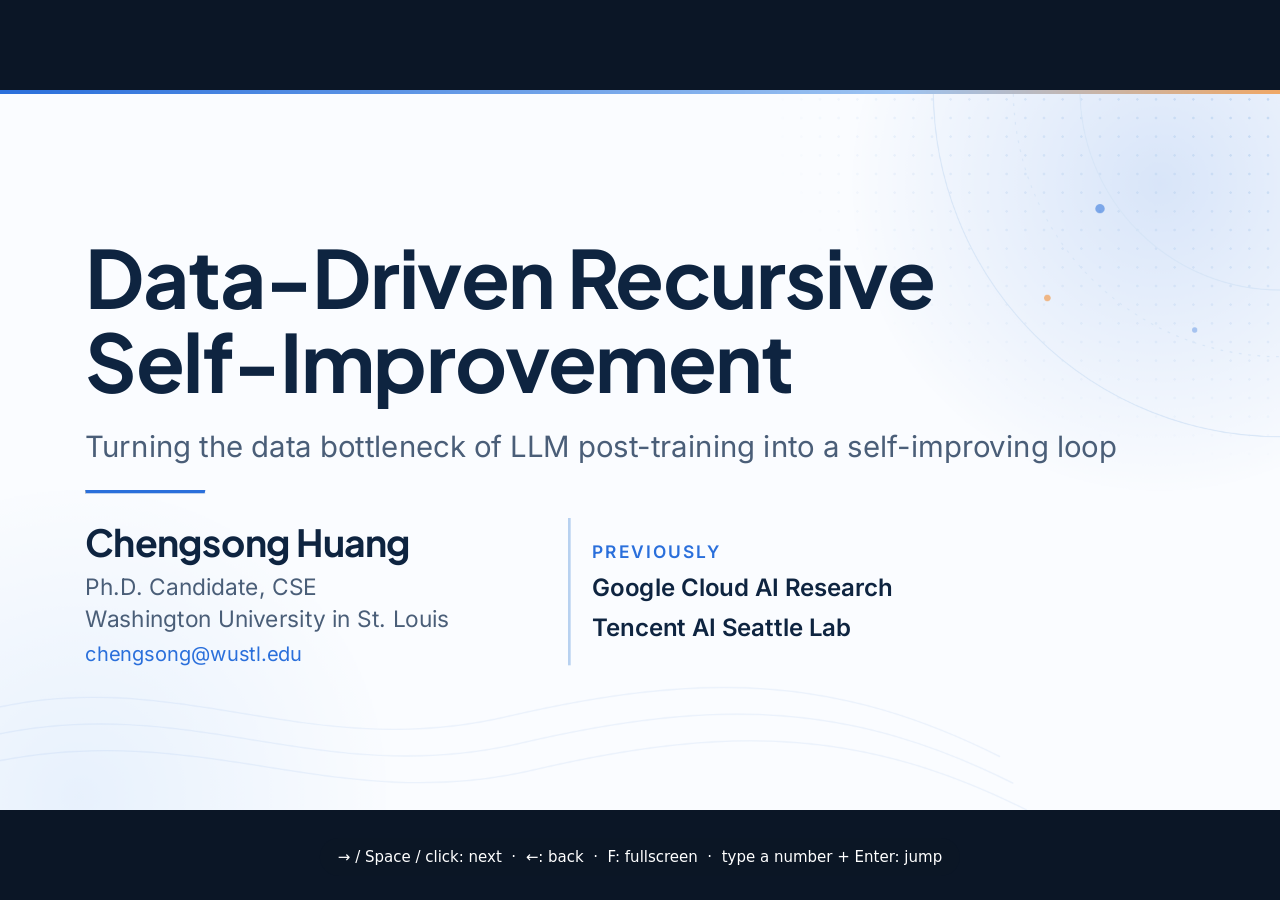
<file: coursetalk/index.html>
<!doctype html>
<html lang="en"><head><meta charset="utf-8">
<title>Course Talk — Chengsong Huang</title>
<meta http-equiv="refresh" content="0; url=../file/coursetalk.html">
<script>location.replace('../file/coursetalk.html'+location.hash)</script>
</head><body><a href="../file/coursetalk.html">Open the course talk</a></body></html>
</file>
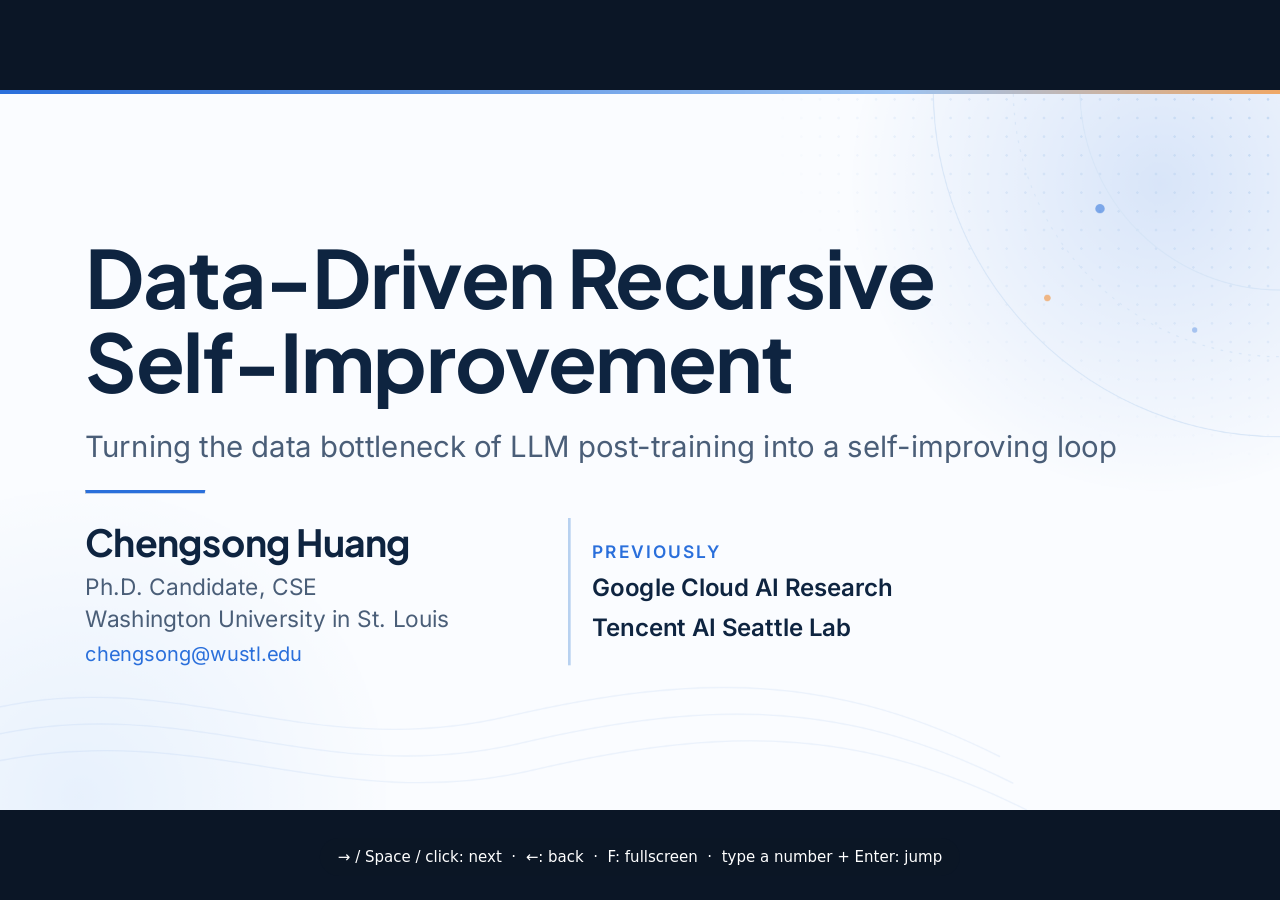
<file: jobtalk/index.html>
<!doctype html>
<html lang="en"><head><meta charset="utf-8">
<title>Job Talk — Chengsong Huang</title>
<meta http-equiv="refresh" content="0; url=../file/jobtalk.html">
<script>location.replace('../file/jobtalk.html'+location.hash)</script>
</head><body><a href="../file/jobtalk.html">Open the job talk</a></body></html>
</file>
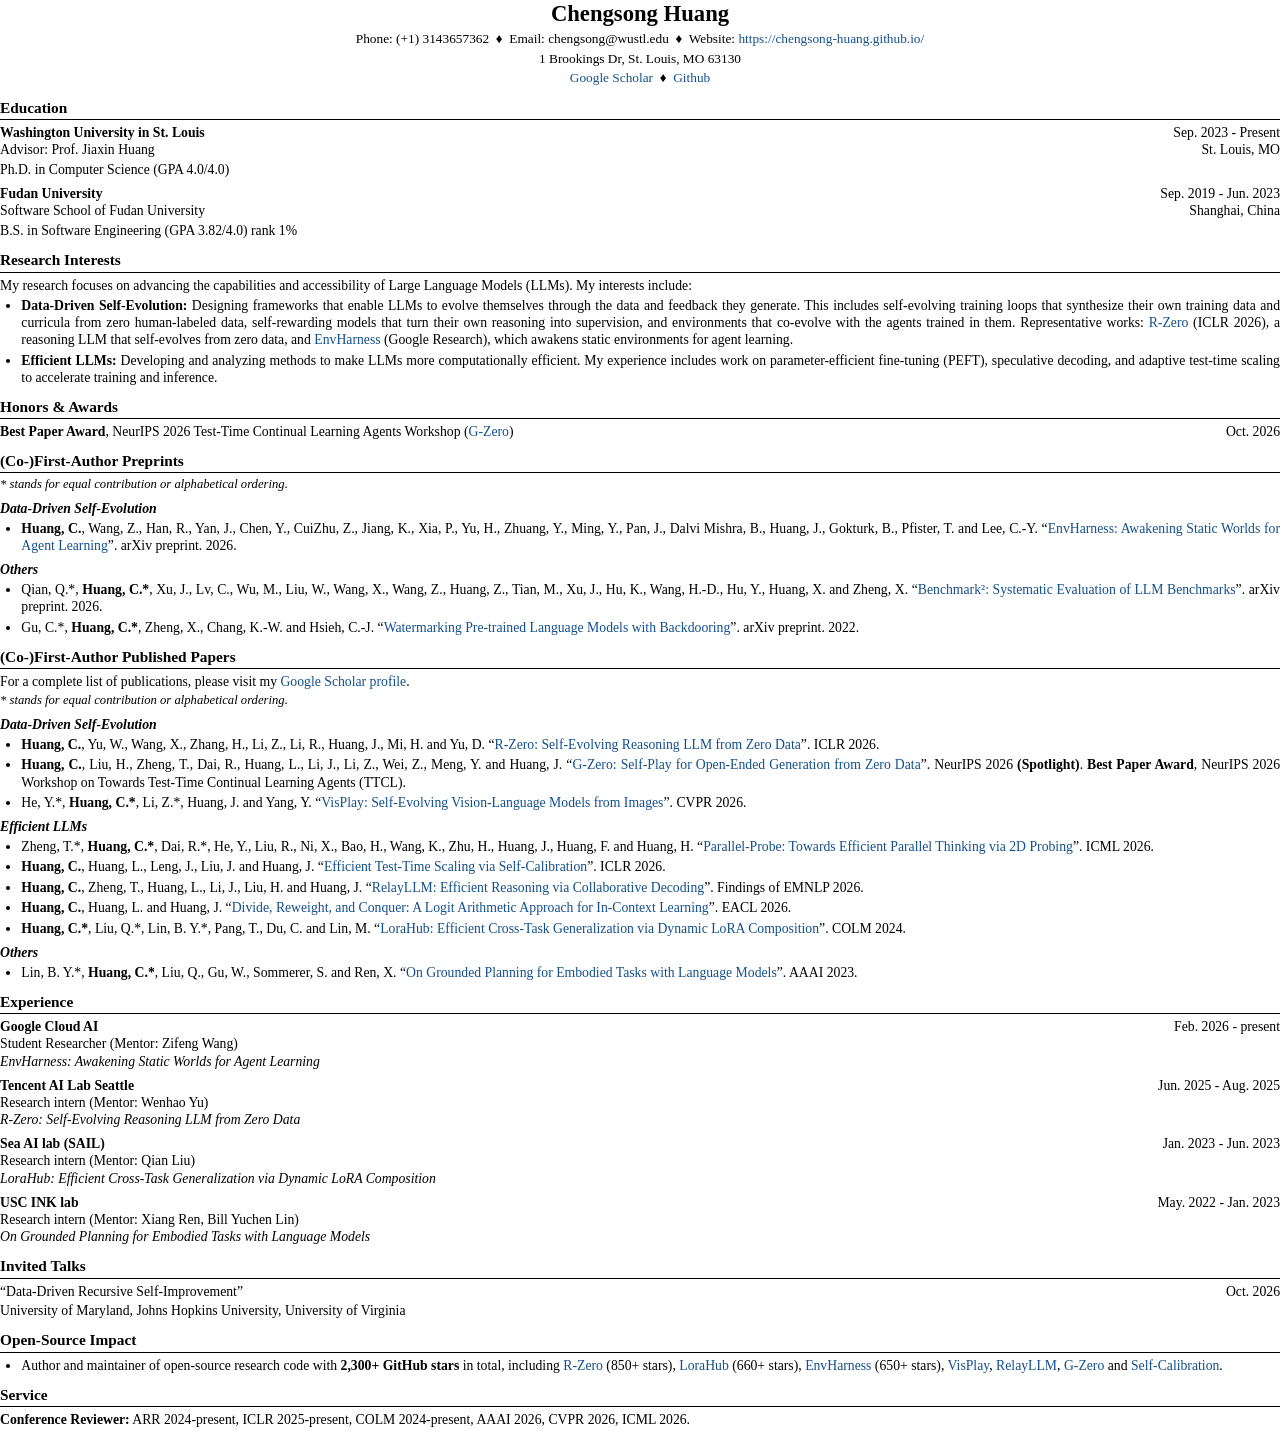
<file: file/CV-Chengsong.html>
<!doctype html><html><head><meta charset="utf-8"><style>
@page{size:letter;margin:0.6in 0.7in}
body{font-family:"Times New Roman",Times,serif;font-size:10.3pt;line-height:1.26;color:#000;margin:0}
.center{text-align:center}
h1{font-size:17pt;margin:0 0 2pt;font-weight:bold;text-align:center}
.contact{text-align:center;font-size:10pt;margin-bottom:2pt}
h2{font-size:11.5pt;margin:8pt 0 3pt;border-bottom:1px solid #000;padding-bottom:1.5pt;font-weight:bold}
.row{display:flex;justify-content:space-between}
.b{font-weight:bold}.i{font-style:italic}
ul{margin:2pt 0 0;padding-left:16pt}
li{margin-bottom:2.4pt;text-align:justify}
p{margin:2pt 0}
.note{font-size:9.5pt;font-style:italic;margin:1pt 0 3pt}
a{color:#14508c;text-decoration:none}
a:hover{text-decoration:underline}
.exp{margin-bottom:5pt}
.cat{font-weight:bold;font-style:italic;margin:5pt 0 1pt}
h2,.cat{break-after:avoid;page-break-after:avoid}
li{break-inside:avoid}
</style></head><body>

<h1>Chengsong Huang</h1>
<div class="contact">Phone: (+1) 3143657362 &nbsp;&diams;&nbsp; Email: chengsong@wustl.edu &nbsp;&diams;&nbsp; Website: <a href="https://chengsong-huang.github.io/">https://chengsong-huang.github.io/</a></div>
<div class="contact">1 Brookings Dr, St. Louis, MO 63130</div>
<div class="contact"><a href="https://scholar.google.com/citations?user=A7gPbV8AAAAJ">Google Scholar</a> &nbsp;&diams;&nbsp; <a href="https://github.com/Chengsong-Huang">Github</a></div>

<h2>Education</h2>
<div class="row"><span class="b">Washington University in St. Louis</span><span>Sep. 2023 - Present</span></div>
<div class="row"><span>Advisor: Prof. Jiaxin Huang</span><span>St. Louis, MO</span></div>
<p>Ph.D. in Computer Science (GPA 4.0/4.0)</p>
<div class="row" style="margin-top:5pt"><span class="b">Fudan University</span><span>Sep. 2019 - Jun. 2023</span></div>
<div class="row"><span>Software School of Fudan University</span><span>Shanghai, China</span></div>
<p>B.S. in Software Engineering (GPA 3.82/4.0) rank 1%</p>

<h2>Research Interests</h2>
<p>My research focuses on advancing the capabilities and accessibility of Large Language Models (LLMs). My interests include:</p>
<ul>
<li><span class="b">Data-Driven Self-Evolution:</span> Designing frameworks that enable LLMs to evolve themselves through the data and feedback they generate. This includes self-evolving training loops that synthesize their own training data and curricula from zero human-labeled data, self-rewarding models that turn their own reasoning into supervision, and environments that co-evolve with the agents trained in them. Representative works: <a href="https://arxiv.org/abs/2508.05004">R-Zero</a> (ICLR 2026), a reasoning LLM that self-evolves from zero data, and <a href="https://arxiv.org/abs/2608.19880">EnvHarness</a> (Google Research), which awakens static environments for agent learning.</li>
<li><span class="b">Efficient LLMs:</span> Developing and analyzing methods to make LLMs more computationally efficient. My experience includes work on parameter-efficient fine-tuning (PEFT), speculative decoding, and adaptive test-time scaling to accelerate training and inference.</li>
</ul>

<h2>Honors &amp; Awards</h2>
<div class="row"><span><span class="b">Best Paper Award</span>, NeurIPS 2026 Test-Time Continual Learning Agents Workshop (<a class="pl" href="https://arxiv.org/abs/2605.09959">G-Zero</a>)</span><span style="white-space:nowrap">Oct. 2026</span></div>

<h2>(Co-)First-Author Preprints</h2>
<div class="note">* stands for equal contribution or alphabetical ordering.</div>
<div class="cat">Data-Driven Self-Evolution</div>
<ul>
<li><span class="b">Huang, C.</span>, Wang, Z., Han, R., Yan, J., Chen, Y., CuiZhu, Z., Jiang, K., Xia, P., Yu, H., Zhuang, Y., Ming, Y., Pan, J., Dalvi Mishra, B., Huang, J., Gokturk, B., Pfister, T. and Lee, C.-Y. &ldquo;<a class="pl" href="https://arxiv.org/abs/2608.19880">EnvHarness: Awakening Static Worlds for Agent Learning</a>&rdquo;. arXiv preprint. 2026.</li>
</ul>
<div class="cat">Others</div>
<ul>
<li>Qian, Q.*, <span class="b">Huang, C.*</span>, Xu, J., Lv, C., Wu, M., Liu, W., Wang, X., Wang, Z., Huang, Z., Tian, M., Xu, J., Hu, K., Wang, H.-D., Hu, Y., Huang, X. and Zheng, X. &ldquo;<a class="pl" href="https://arxiv.org/abs/2601.03986">Benchmark&sup2;: Systematic Evaluation of LLM Benchmarks</a>&rdquo;. arXiv preprint. 2026.</li>
<li>Gu, C.*, <span class="b">Huang, C.*</span>, Zheng, X., Chang, K.-W. and Hsieh, C.-J. &ldquo;<a class="pl" href="https://arxiv.org/abs/2210.07543">Watermarking Pre-trained Language Models with Backdooring</a>&rdquo;. arXiv preprint. 2022.</li>
</ul>
<h2>(Co-)First-Author Published Papers</h2>
<p>For a complete list of publications, please visit my <a href="https://scholar.google.com/citations?user=A7gPbV8AAAAJ">Google Scholar profile</a>.</p>
<div class="note">* stands for equal contribution or alphabetical ordering.</div>
<div class="cat">Data-Driven Self-Evolution</div>
<ul>
<li><span class="b">Huang, C.</span>, Yu, W., Wang, X., Zhang, H., Li, Z., Li, R., Huang, J., Mi, H. and Yu, D. &ldquo;<a class="pl" href="https://arxiv.org/abs/2508.05004">R-Zero: Self-Evolving Reasoning LLM from Zero Data</a>&rdquo;. ICLR 2026.</li>
<li><span class="b">Huang, C.</span>, Liu, H., Zheng, T., Dai, R., Huang, L., Li, J., Li, Z., Wei, Z., Meng, Y. and Huang, J. &ldquo;<a class="pl" href="https://arxiv.org/abs/2605.09959">G-Zero: Self-Play for Open-Ended Generation from Zero Data</a>&rdquo;. NeurIPS 2026 <span class="b">(Spotlight)</span>. <span class="b">Best Paper Award</span>, NeurIPS 2026 Workshop on Towards Test-Time Continual Learning Agents (TTCL).</li>
<li>He, Y.*, <span class="b">Huang, C.*</span>, Li, Z.*, Huang, J. and Yang, Y. &ldquo;<a class="pl" href="https://arxiv.org/abs/2511.15661">VisPlay: Self-Evolving Vision-Language Models from Images</a>&rdquo;. CVPR 2026.</li>
</ul>
<div class="cat">Efficient LLMs</div>
<ul>
<li>Zheng, T.*, <span class="b">Huang, C.*</span>, Dai, R.*, He, Y., Liu, R., Ni, X., Bao, H., Wang, K., Zhu, H., Huang, J., Huang, F. and Huang, H. &ldquo;<a class="pl" href="https://arxiv.org/abs/2602.03845">Parallel-Probe: Towards Efficient Parallel Thinking via 2D Probing</a>&rdquo;. ICML 2026.</li>
<li><span class="b">Huang, C.</span>, Huang, L., Leng, J., Liu, J. and Huang, J. &ldquo;<a class="pl" href="https://arxiv.org/abs/2503.00031">Efficient Test-Time Scaling via Self-Calibration</a>&rdquo;. ICLR 2026.</li>
<li><span class="b">Huang, C.</span>, Zheng, T., Huang, L., Li, J., Liu, H. and Huang, J. &ldquo;<a class="pl" href="https://arxiv.org/abs/2601.05167">RelayLLM: Efficient Reasoning via Collaborative Decoding</a>&rdquo;. Findings of EMNLP 2026.</li>
<li><span class="b">Huang, C.</span>, Huang, L. and Huang, J. &ldquo;<a class="pl" href="https://arxiv.org/abs/2410.10074">Divide, Reweight, and Conquer: A Logit Arithmetic Approach for In-Context Learning</a>&rdquo;. EACL 2026.</li>
<li><span class="b">Huang, C.*</span>, Liu, Q.*, Lin, B. Y.*, Pang, T., Du, C. and Lin, M. &ldquo;<a class="pl" href="https://arxiv.org/abs/2307.13269">LoraHub: Efficient Cross-Task Generalization via Dynamic LoRA Composition</a>&rdquo;. COLM 2024.</li>
</ul>
<div class="cat">Others</div>
<ul>
<li>Lin, B. Y.*, <span class="b">Huang, C.*</span>, Liu, Q., Gu, W., Sommerer, S. and Ren, X. &ldquo;<a class="pl" href="https://arxiv.org/abs/2209.00465">On Grounded Planning for Embodied Tasks with Language Models</a>&rdquo;. AAAI 2023.</li>
</ul>
<h2>Experience</h2>
<div class="exp"><div class="row"><span class="b">Google Cloud AI</span><span>Feb. 2026 - present</span></div>
<div>Student Researcher (Mentor: Zifeng Wang)</div>
<div class="i">EnvHarness: Awakening Static Worlds for Agent Learning</div></div>
<div class="exp"><div class="row"><span class="b">Tencent AI Lab Seattle</span><span>Jun. 2025 - Aug. 2025</span></div>
<div>Research intern (Mentor: Wenhao Yu)</div>
<div class="i">R-Zero: Self-Evolving Reasoning LLM from Zero Data</div></div>
<div class="exp"><div class="row"><span class="b">Sea AI lab (SAIL)</span><span>Jan. 2023 - Jun. 2023</span></div>
<div>Research intern (Mentor: Qian Liu)</div>
<div class="i">LoraHub: Efficient Cross-Task Generalization via Dynamic LoRA Composition</div></div>
<div class="exp"><div class="row"><span class="b">USC INK lab</span><span>May. 2022 - Jan. 2023</span></div>
<div>Research intern (Mentor: Xiang Ren, Bill Yuchen Lin)</div>
<div class="i">On Grounded Planning for Embodied Tasks with Language Models</div></div>

<h2>Invited Talks</h2>
<div class="row"><span>&ldquo;Data-Driven Recursive Self-Improvement&rdquo;</span><span>Oct. 2026</span></div>
<p>University of Maryland, Johns Hopkins University, University of Virginia</p>

<h2>Open-Source Impact</h2>
<ul>
<li>Author and maintainer of open-source research code with <span class="b">2,300+ GitHub stars</span> in total, including <a class="pl" href="https://github.com/Chengsong-Huang/R-Zero">R-Zero</a> (850+ stars), <a class="pl" href="https://github.com/sail-sg/lorahub">LoraHub</a> (660+ stars), <a class="pl" href="https://github.com/google-research/envharness">EnvHarness</a> (650+ stars), <a class="pl" href="https://github.com/bruno686/VisPlay">VisPlay</a>, <a class="pl" href="https://github.com/Chengsong-Huang/RelayLLM">RelayLLM</a>, <a class="pl" href="https://github.com/Chengsong-Huang/G-Zero">G-Zero</a> and <a class="pl" href="https://github.com/Chengsong-Huang/Self-Calibration">Self-Calibration</a>.</li>
</ul>
<h2>Service</h2>
<p><span class="b">Conference Reviewer:</span> ARR 2024-present, ICLR 2025-present, COLM 2024-present, AAAI 2026, CVPR 2026, ICML 2026.</p>

</body></html>
</file>
